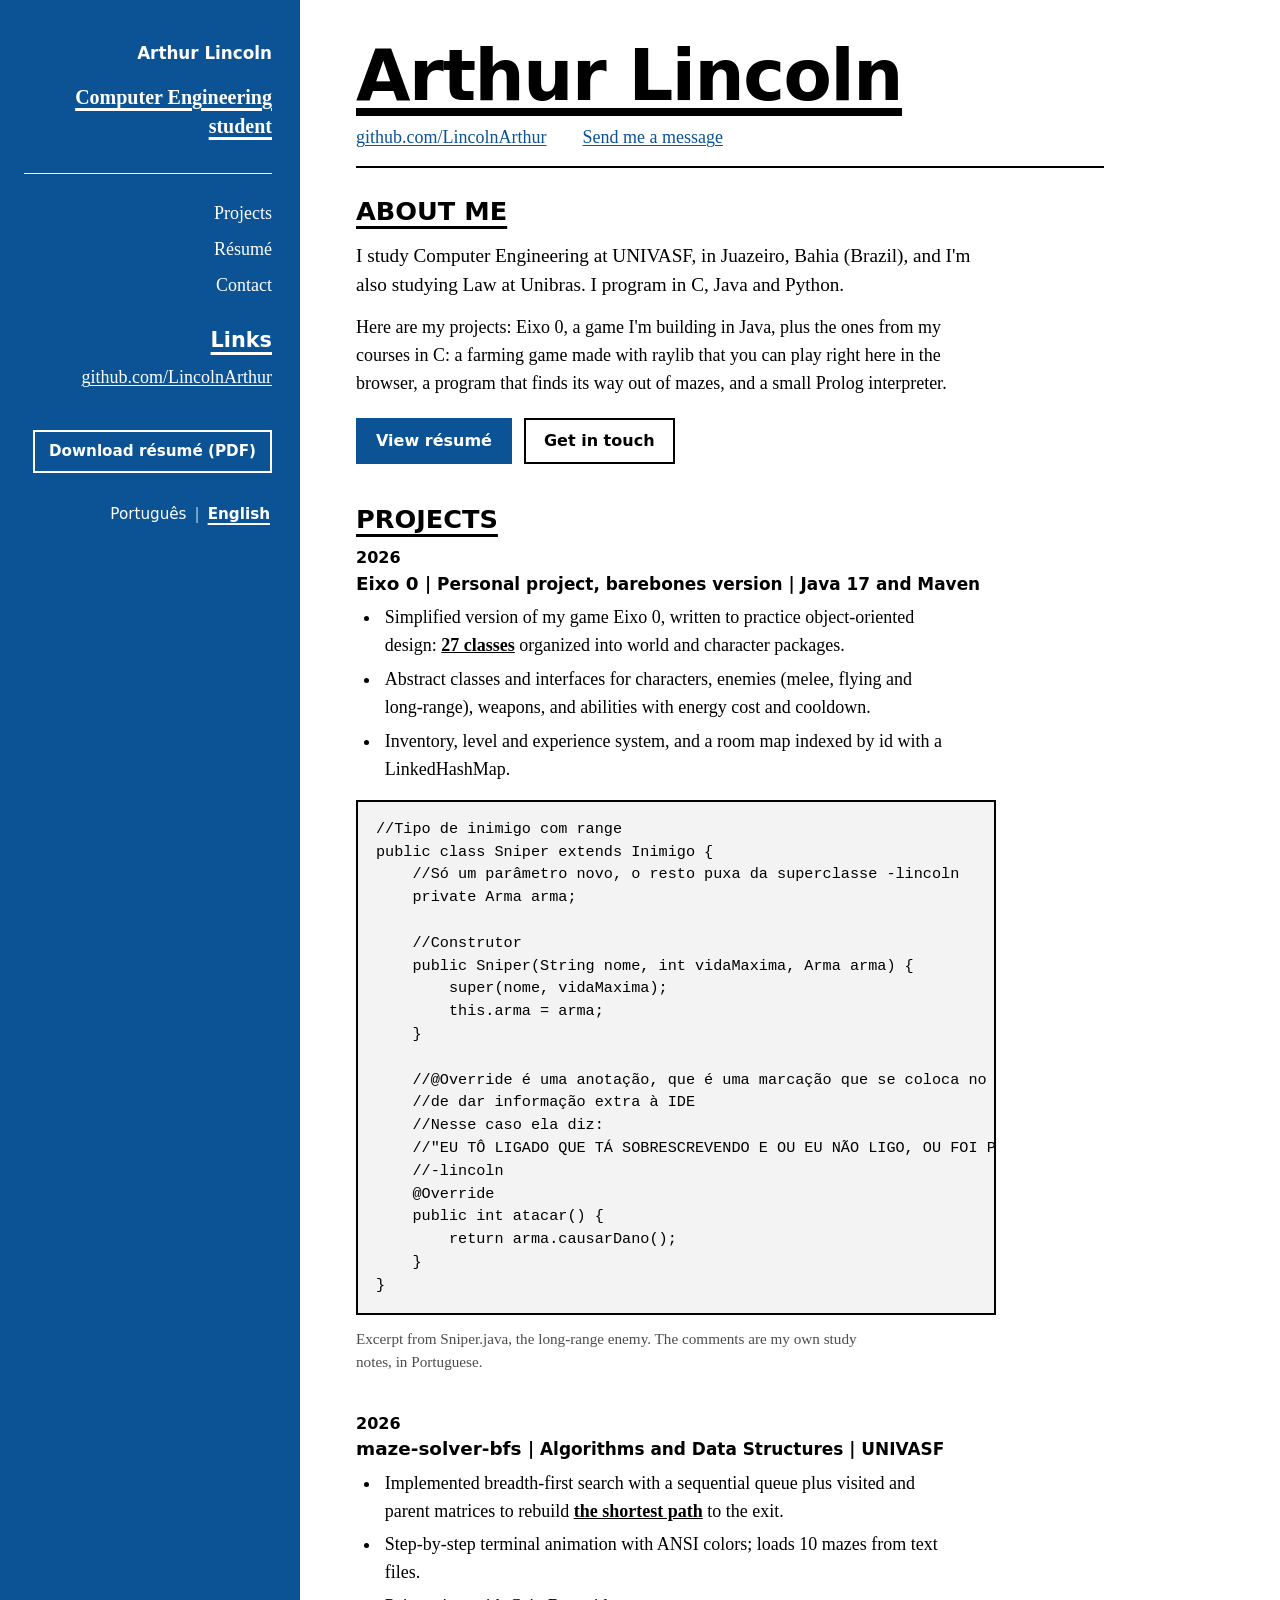
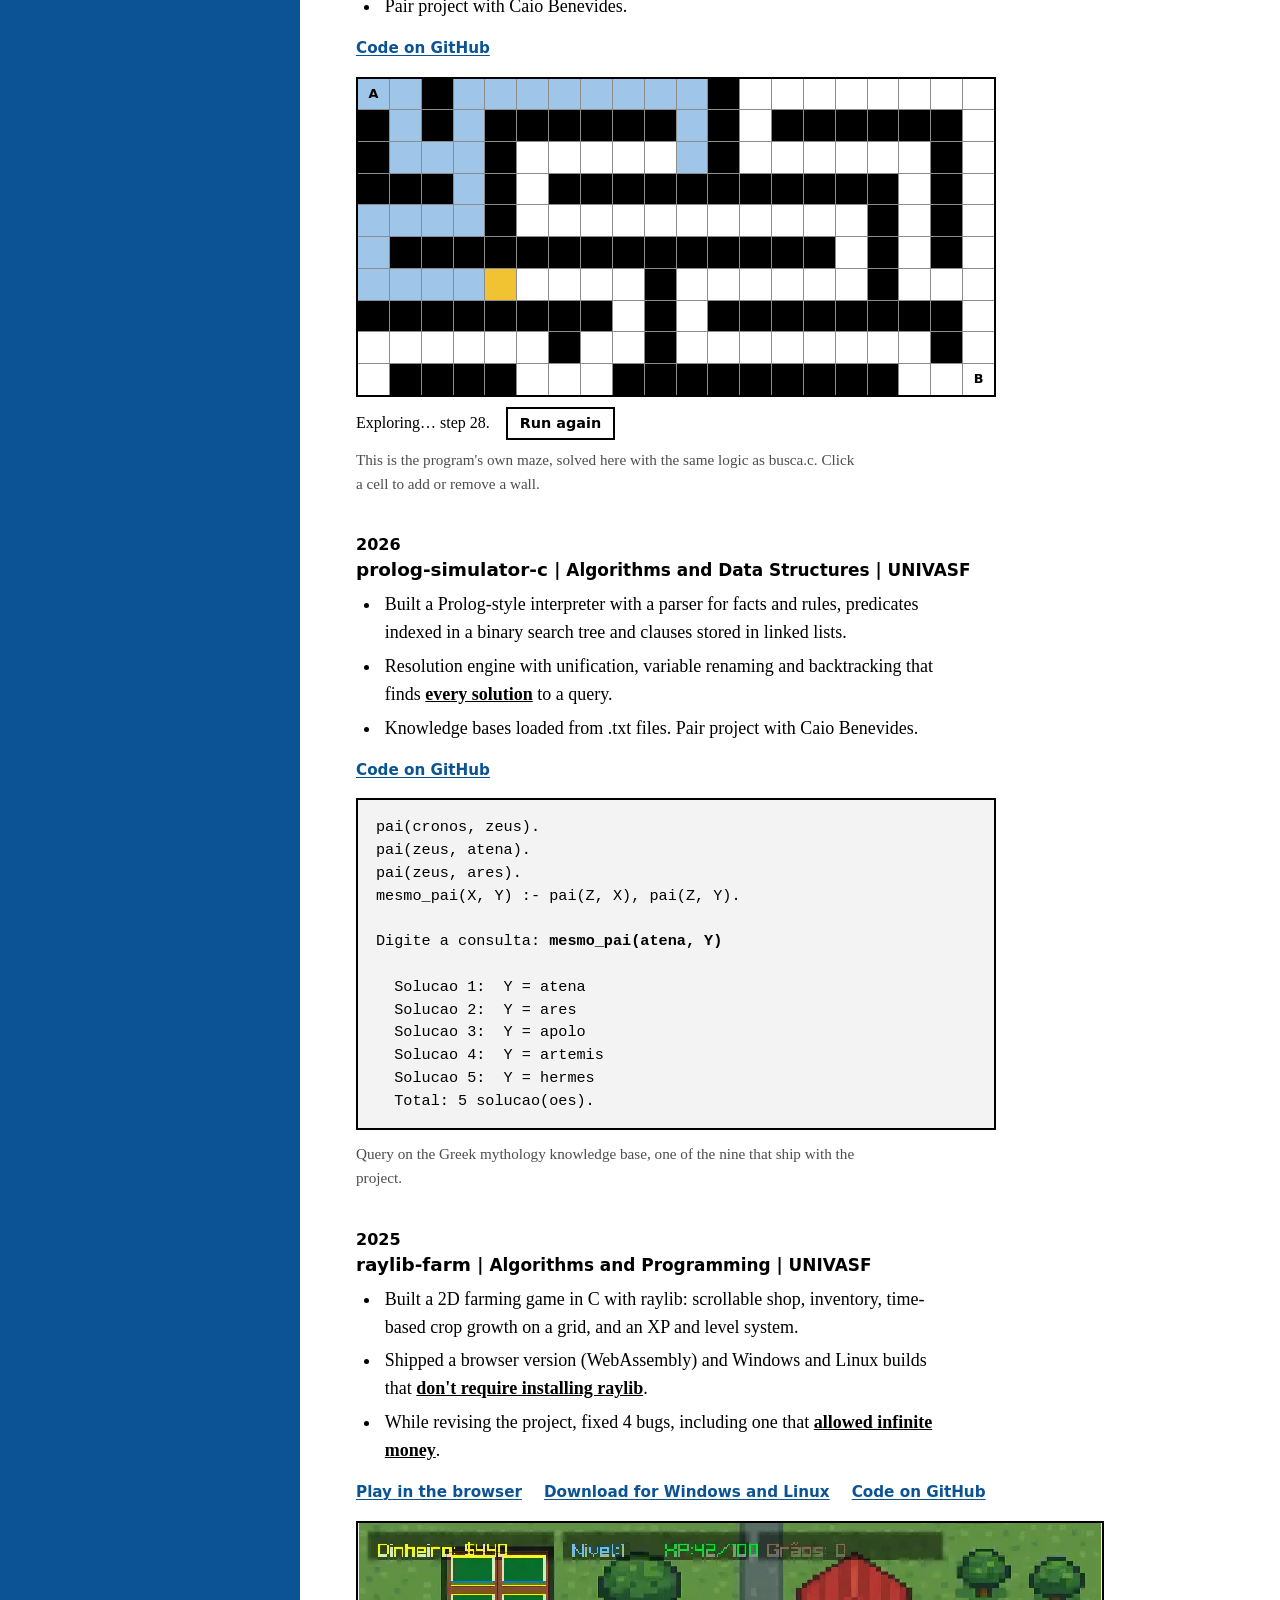
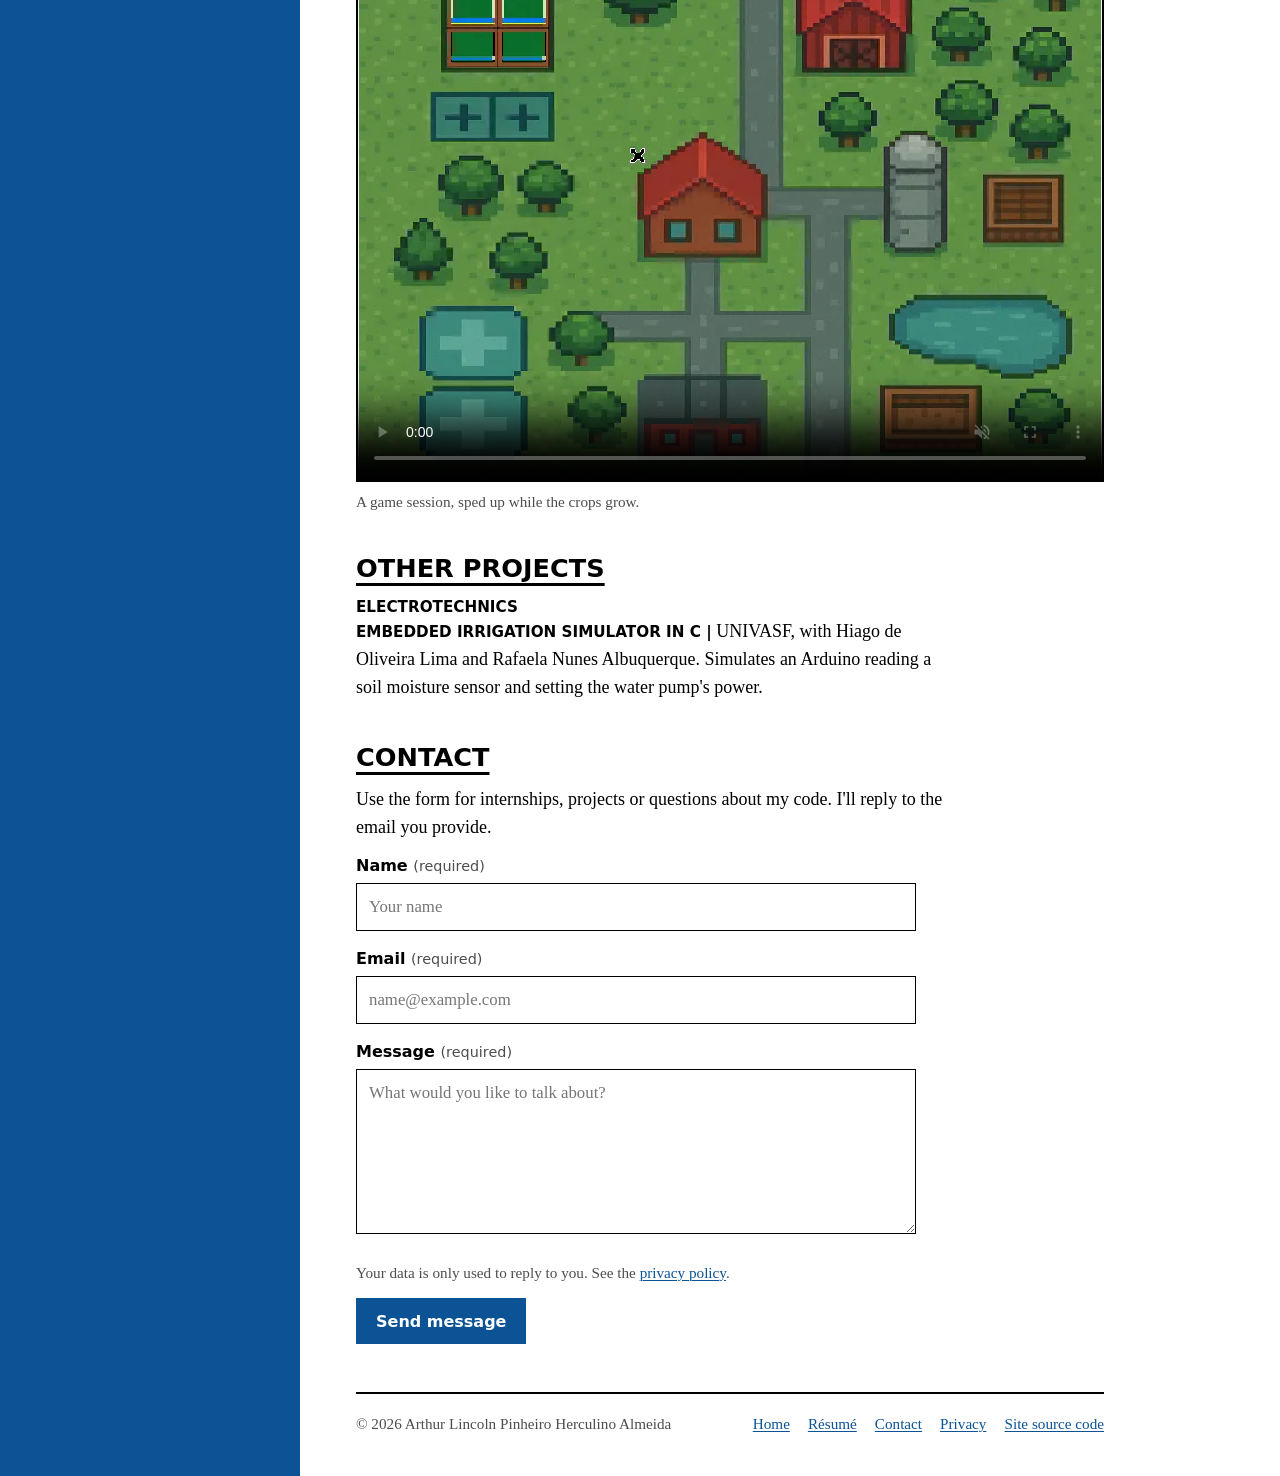
<file: index.html>
<!doctype html>
<html lang="pt-BR">
<head>
  <meta charset="utf-8">
  <meta name="viewport" content="width=device-width, initial-scale=1">
  <title>Arthur Lincoln | Estudante de Engenharia de Computação</title>
  <meta name="description" content="Estudante de Engenharia de Computação na UNIVASF. Programo em C, Java e Python: jogo com raylib no navegador, labirinto com BFS, Prolog e um jogo em Java.">
  <meta name="robots" content="index, follow">
  <link rel="canonical" href="https://arthurlincoln.netlify.app/">
  <meta name="author" content="Arthur Lincoln Pinheiro Herculino Almeida">
  <meta name="theme-color" content="#0B5394">
  <meta property="og:type" content="website">
  <meta property="og:site_name" content="Arthur Lincoln">
  <meta property="og:locale" content="pt_BR">
  <meta property="og:locale:alternate" content="en_US">
  <meta property="og:url" content="https://arthurlincoln.netlify.app/">
  <meta property="og:title" content="Arthur Lincoln | Estudante de Engenharia de Computação">
  <meta property="og:description" content="Estudante de Engenharia de Computação na UNIVASF. Programo em C, Java e Python: jogo com raylib no navegador, labirinto com BFS, Prolog e um jogo em Java.">
  <meta property="og:image" content="https://arthurlincoln.netlify.app/assets/og.png">
  <meta property="og:image:width" content="1200">
  <meta property="og:image:height" content="630">
  <meta property="og:image:alt" content="Arthur Lincoln, estudante de Engenharia de Computação na UNIVASF.">
  <meta name="twitter:card" content="summary_large_image">
  <meta name="twitter:title" content="Arthur Lincoln | Estudante de Engenharia de Computação">
  <meta name="twitter:description" content="Estudante de Engenharia de Computação na UNIVASF. Programo em C, Java e Python: jogo com raylib no navegador, labirinto com BFS, Prolog e um jogo em Java.">
  <meta name="twitter:image" content="https://arthurlincoln.netlify.app/assets/og.png">
  <link rel="icon" href="/favicon.ico" sizes="32x32">
  <link rel="icon" href="/assets/favicon.svg" type="image/svg+xml">
  <link rel="apple-touch-icon" href="/assets/apple-touch-icon.png">
  <link rel="manifest" href="/site.webmanifest">
  <link rel="stylesheet" href="/assets/site.css">
  <!-- Quem usa inglês não vê o texto em português piscando antes da troca -->
  <style>.i18n-pending body{visibility:hidden}</style>
  <script>(function(){var l;try{l=localStorage.getItem("lang")}catch(e){}if(l!=="pt"&&l!=="en")l=(navigator.language||"pt").toLowerCase().indexOf("pt")===0?"pt":"en";if(l==="en"){var d=document.documentElement;d.className+=" i18n-pending";setTimeout(function(){d.classList.remove("i18n-pending")},2500)}})();</script>
  <!-- Estatísticas de visitas (GoatCounter): sem cookies e sem dados pessoais -->
  <script data-goatcounter="https://arthurlincoln.goatcounter.com/count" async src="https://gc.zgo.at/count.js"></script>
</head>
<body>
  <a class="skip" href="#conteudo" data-i18n="skip">Pular para o conteúdo</a>
  <div class="layout">
    <aside class="side">
      <div class="side-inner">
        <a class="side-name" href="/" aria-label="Arthur Lincoln, página inicial" data-i18n-attr="aria-label:logoLabel">Arthur Lincoln</a>
        <p class="side-role" data-i18n="sideRole">Estudante de Engenharia de Computação</p>
        <hr>
        <nav aria-label="Principal" data-i18n-attr="aria-label:navLabel">
          <ul class="nav">
            <li><a href="/#projetos" data-i18n="navProjects">Projetos</a></li>
            <li><a href="/curriculo/" data-i18n="navResume">Currículo</a></li>
            <li><a href="/#contato" data-i18n="navContact">Contato</a></li>
          </ul>
        </nav>
        <h2 class="side-h" data-i18n="sideLinks">Links</h2>
        <ul class="contacts" data-links="full"></ul>
        <a class="side-cta" href="/assets/cv/arthur-lincoln-curriculo.pdf" download data-i18n="sideCta" data-i18n-attr="href:pdfHref">Baixar currículo (PDF)</a>
        <div class="lang" role="group" aria-label="Idioma / Language"><button type="button" data-lang="pt" aria-pressed="true" lang="pt-BR">Português</button><span aria-hidden="true">|</span><button type="button" data-lang="en" aria-pressed="false" lang="en">English</button></div>
      </div>
    </aside>
    <div class="sheet">
      <main id="conteudo">
        <header class="doc-head">
          <h1 class="name">Arthur Lincoln</h1>
          <ul class="contact-line">
            <li><a href="https://github.com/LincolnArthur">github.com/LincolnArthur</a></li>
            <li><a href="#contato" data-i18n="sendMsg">Mandar uma mensagem</a></li>
          </ul>
        </header>

        <section aria-labelledby="sobre">
          <h2 id="sobre" data-i18n="hAbout">SOBRE MIM</h2>
          <p class="intro" data-i18n="intro1">Estudo Engenharia de Computação na UNIVASF, em Juazeiro (BA), e também curso Direito na Unibras. Programo em C, Java e Python.</p>
          <p data-i18n="intro2">Aqui estão meus projetos: o Eixo 0, um jogo que estou fazendo em Java, e os das disciplinas do curso, em C: um jogo de fazenda feito com raylib, que dá para jogar aqui mesmo no navegador, um programa que encontra a saída de labirintos e um pequeno interpretador de Prolog.</p>
          <div class="cta-row" data-hide-sticky>
            <a class="btn btn-primary" href="/curriculo/" data-i18n="ctaResume">Ver currículo</a>
            <a class="btn" href="#contato" data-i18n="ctaContact">Entrar em contato</a>
          </div>
        </section>

        <section id="projetos" aria-labelledby="projetos-h">
          <h2 id="projetos-h" data-i18n="hProjects">PROJETOS</h2>

          <article class="entry">
            <p class="entry-date">2026</p>
            <h3 class="entry-title">Eixo 0 <span class="where">| <span data-i18n="eCourse">Projeto pessoal, versão barebones | Java 17 e Maven</span></span></h3>
            <ul class="bullets">
            <li data-i18n="e1">Versão simplificada do meu jogo Eixo 0, escrita para praticar orientação a objetos: <strong>27 classes</strong> organizadas em pacotes de mundo e personagens.</li>
            <li data-i18n="e2">Classes abstratas e interfaces para personagens, inimigos (corpo a corpo, voador e de longo alcance), armas e habilidades com custo de energia e tempo de recarga.</li>
            <li data-i18n="e3">Inventário, sistema de nível e experiência, e mapa de salas indexado por id com LinkedHashMap.</li>
            </ul>
            <figure>
<pre class="transcript" tabindex="0" aria-label="Trecho de Sniper.java" data-i18n-attr="aria-label:eCodeLabel">//Tipo de inimigo com range
public class Sniper extends Inimigo {
    //Só um parâmetro novo, o resto puxa da superclasse -lincoln
    private Arma arma;

    //Construtor
    public Sniper(String nome, int vidaMaxima, Arma arma) {
        super(nome, vidaMaxima);
        this.arma = arma;
    }

    //@Override é uma anotação, que é uma marcação que se coloca no código afim
    //de dar informação extra à IDE
    //Nesse caso ela diz:
    //"EU TÔ LIGADO QUE TÁ SOBRESCREVENDO E OU EU NÃO LIGO, OU FOI PQ EU QUIS"
    //-lincoln
    @Override
    public int atacar() {
        return arma.causarDano();
    }
}</pre>
              <figcaption data-i18n="eCap">Trecho de Sniper.java, o inimigo de longo alcance. Os comentários são as minhas anotações de estudo.</figcaption>
            </figure>
          </article>

          <article class="entry">
            <p class="entry-date">2026</p>
            <h3 class="entry-title">maze-solver-bfs <span class="where">| <span data-i18n="c2">Algoritmos e Estruturas de Dados</span> | UNIVASF</span></h3>
            <ul class="bullets">
            <li data-i18n="m1">Implementei busca em largura com fila sequencial e matrizes de visitados e de pais para reconstruir <strong>o menor caminho</strong> até a saída.</li>
            <li data-i18n="m2">Animação passo a passo no terminal com cores ANSI e leitura de 10 labirintos a partir de arquivos de texto.</li>
            <li data-i18n="m3">Projeto em dupla com Caio Benevides.</li>
            </ul>
            <ul class="entry-links">
              <li><a href="https://github.com/LincolnArthur/maze-solver-bfs" data-i18n="code">Código no GitHub</a></li>
            </ul>
            <figure>
              <div class="board" id="board" role="img" aria-label="O labirinto do projeto sendo resolvido por busca em largura, de A até B." data-i18n-attr="aria-label:mazeLabel"></div>
              <div class="maze-bar">
                <p class="status" id="status" aria-live="polite"></p>
                <button class="btn btn-small" type="button" id="rerun" data-i18n="rerun">Rodar de novo</button>
              </div>
              <figcaption data-i18n="mazeCap">Este é o próprio labirinto do programa, resolvido aqui com a mesma lógica do busca.c. Clique numa célula para pôr ou tirar uma parede.</figcaption>
            </figure>
          </article>

          <article class="entry">
            <p class="entry-date">2026</p>
            <h3 class="entry-title">prolog-simulator-c <span class="where">| <span data-i18n="c2">Algoritmos e Estruturas de Dados</span> | UNIVASF</span></h3>
            <ul class="bullets">
            <li data-i18n="p1">Construí um interpretador no estilo Prolog com parser de fatos e regras, predicados indexados em árvore binária de busca e cláusulas em listas encadeadas.</li>
            <li data-i18n="p2">Motor de resolução com unificação, renomeação de variáveis e backtracking, que encontra <strong>todas as soluções</strong> de uma consulta.</li>
            <li data-i18n="p3">Bancos de conhecimento carregados de arquivos .txt. Projeto em dupla com Caio Benevides.</li>
            </ul>
            <ul class="entry-links">
              <li><a href="https://github.com/LincolnArthur/prolog-simulator-c" data-i18n="code">Código no GitHub</a></li>
            </ul>
            <figure>
<pre class="transcript" tabindex="0" aria-label="Sessão do simulador de Prolog" data-i18n-attr="aria-label:prologLabel">pai(cronos, zeus).
pai(zeus, atena).
pai(zeus, ares).
mesmo_pai(X, Y) :- pai(Z, X), pai(Z, Y).

Digite a consulta: <b>mesmo_pai(atena, Y)</b>

  Solucao 1:  Y = atena
  Solucao 2:  Y = ares
  Solucao 3:  Y = apolo
  Solucao 4:  Y = artemis
  Solucao 5:  Y = hermes
  Total: 5 solucao(oes).</pre>
              <figcaption data-i18n="prologCap">Consulta no banco de mitologia grega, um dos nove que acompanham o projeto.</figcaption>
            </figure>
          </article>

          <article class="entry">
            <p class="entry-date">2025</p>
            <h3 class="entry-title">raylib-farm <span class="where">| <span data-i18n="c1">Algoritmos e Programação</span> | UNIVASF</span></h3>
            <ul class="bullets">
            <li data-i18n="f1">Desenvolvi um jogo de fazenda 2D em C com raylib: loja com rolagem, inventário, plantação em grid com crescimento por tempo e sistema de XP e níveis.</li>
            <li data-i18n="f2">Publiquei uma versão que roda no navegador (WebAssembly) e executáveis para Windows e Linux que <strong>não exigem instalar a raylib</strong>.</li>
            <li data-i18n="f3">Na revisão do projeto, corrigi 4 bugs, entre eles uma falha que permitia <strong>gerar dinheiro infinito</strong>.</li>
            </ul>
            <ul class="entry-links">
              <li><a href="https://lincolnarthur.github.io/raylib-farm/" data-i18n="play">Jogar no navegador</a></li>
              <li><a href="https://github.com/LincolnArthur/raylib-farm/releases/latest" data-i18n="download">Baixar para Windows e Linux</a></li>
              <li><a href="https://github.com/LincolnArthur/raylib-farm" data-i18n="code">Código no GitHub</a></li>
            </ul>
            <figure>
              <video id="farm-video" class="media" muted loop playsinline preload="none" width="640" height="480" data-poster="/assets/raylib-farm-poster.webp" aria-label="Partida do raylib-farm: comprando grãos, plantando nos seis canteiros, colhendo e abrindo o celeiro." data-i18n-attr="aria-label:farmVideo">
                <source src="/assets/raylib-farm.mp4" type="video/mp4">
              </video>
              <figcaption data-i18n="farmCap">Uma partida, acelerada na parte em que as plantas crescem.</figcaption>
            </figure>
          </article>

          <h2 data-i18n="hOther">OUTROS PROJETOS</h2>
          <p class="other-label" data-i18n="oLabel">ELETROTÉCNICA</p>
          <p class="other"><b class="other-title" data-i18n="oTitle">SIMULADOR DE IRRIGAÇÃO EMBARCADA EM C |</b> <span data-i18n="oWhere">UNIVASF, com Hiago de Oliveira Lima e Rafaela Nunes Albuquerque. Simula um Arduino que lê um sensor de umidade do solo e regula a potência da bomba d'água.</span></p>
        </section>

        <section id="contato" aria-labelledby="contato-h" data-hide-sticky>
          <h2 id="contato-h" data-i18n="hContact">CONTATO</h2>
          <p data-i18n="contactText">Use o formulário para falar de estágio, projetos ou dúvidas sobre o meu código. Eu respondo no e-mail que você informar.</p>
          <form id="form-contato" name="contato" method="POST" action="/obrigado/" data-netlify="true" netlify-honeypot="bot-field" novalidate>
            <input type="hidden" name="form-name" value="contato">
            <p class="hp"><label><span data-i18n="hpLabel">Não preencha se você é uma pessoa:</span> <input name="bot-field" tabindex="-1" autocomplete="off"></label></p>
            <div id="form-msg" class="form-msg" role="status" aria-live="polite"></div>
            <div class="field">
              <label for="nome-campo"><span data-i18n="fName">Nome</span> <span class="req" data-i18n="req">(obrigatório)</span></label>
              <input id="nome-campo" name="nome" type="text" autocomplete="name" required placeholder="Seu nome" data-i18n-attr="placeholder:phName" aria-describedby="nome-erro">
              <p class="field-error" id="nome-erro"></p>
            </div>
            <div class="field">
              <label for="email-campo"><span data-i18n="fEmail">E-mail</span> <span class="req" data-i18n="req">(obrigatório)</span></label>
              <input id="email-campo" name="email" type="email" autocomplete="email" inputmode="email" required placeholder="nome@exemplo.com" data-i18n-attr="placeholder:phEmail" aria-describedby="email-erro">
              <p class="field-error" id="email-erro"></p>
            </div>
            <div class="field">
              <label for="mensagem-campo"><span data-i18n="fMsg">Mensagem</span> <span class="req" data-i18n="req">(obrigatório)</span></label>
              <textarea id="mensagem-campo" name="mensagem" rows="6" required placeholder="Sobre o que você quer conversar?" data-i18n-attr="placeholder:phMsg" aria-describedby="mensagem-erro"></textarea>
              <p class="field-error" id="mensagem-erro"></p>
            </div>
            <p class="consent" data-i18n="consent">Seus dados são usados só para responder a você. Veja a <a href="/privacidade/">política de privacidade</a>.</p>
            <button class="btn btn-primary" type="submit" data-i18n="send">Enviar mensagem</button>
          </form>
        </section>
      </main>
      <footer class="site-footer" data-hide-sticky>
        <p>© <span class="year">2026</span> Arthur Lincoln Pinheiro Herculino Almeida</p>
        <nav aria-label="Rodapé" data-i18n-attr="aria-label:footLabel">
          <ul class="foot-nav">
            <li><a href="/" data-i18n="footHome">Início</a></li>
            <li><a href="/curriculo/" data-i18n="footResume">Currículo</a></li>
            <li><a href="/#contato" data-i18n="footContact">Contato</a></li>
            <li><a href="/privacidade/" data-i18n="footPrivacy">Privacidade</a></li>
            <li><a href="https://github.com/LincolnArthur/portfolio" data-i18n="footSource">Código do site</a></li>
          </ul>
        </nav>
      </footer>
    </div>
  </div>

  <div class="sticky-cta" aria-label="Atalhos">
    <a href="/curriculo/" data-i18n="stickyResume">Currículo</a>
    <a class="solid" href="#contato" data-i18n="stickyContact">Fale comigo</a>
  </div>
  <script>window.PAGE_EN = {
    "logoLabel": "Arthur Lincoln, home page",
    "navLabel": "Main",
    "footLabel": "Footer",
    "pdfHref": "/assets/cv/arthur-lincoln-resume.pdf",
    "metaTitle": "Arthur Lincoln | Computer Engineering student",
    "metaDesc": "Computer Engineering student at UNIVASF (Brazil). I program in C, Java and Python: a raylib browser game, a BFS maze solver, Prolog and a Java game.",
    "skip": "Skip to content",
    "sendMsg": "Send me a message",
    "hAbout": "ABOUT ME",
    "intro1": "I study Computer Engineering at UNIVASF, in Juazeiro, Bahia (Brazil), and I'm also studying Law at Unibras. I program in C, Java and Python.",
    "intro2": "Here are my projects: Eixo 0, a game I'm building in Java, plus the ones from my courses in C: a farming game made with raylib that you can play right here in the browser, a program that finds its way out of mazes, and a small Prolog interpreter.",
    "ctaResume": "View résumé",
    "ctaContact": "Get in touch",
    "hProjects": "PROJECTS",
    "c1": "Algorithms and Programming",
    "c2": "Algorithms and Data Structures",
    "f1": "Built a 2D farming game in C with raylib: scrollable shop, inventory, time-based crop growth on a grid, and an XP and level system.",
    "f2": "Shipped a browser version (WebAssembly) and Windows and Linux builds that <strong>don't require installing raylib</strong>.",
    "f3": "While revising the project, fixed 4 bugs, including one that <strong>allowed infinite money</strong>.",
    "farmVideo": "raylib-farm gameplay: buying grain, planting the six plots, harvesting and opening the barn.",
    "farmCap": "A game session, sped up while the crops grow.",
    "play": "Play in the browser",
    "code": "Code on GitHub",
    "download": "Download for Windows and Linux",
    "m1": "Implemented breadth-first search with a sequential queue plus visited and parent matrices to rebuild <strong>the shortest path</strong> to the exit.",
    "m2": "Step-by-step terminal animation with ANSI colors; loads 10 mazes from text files.",
    "m3": "Pair project with Caio Benevides.",
    "mazeLabel": "The maze from the project being solved by breadth-first search, from A to B.",
    "rerun": "Run again",
    "mazeCap": "This is the program's own maze, solved here with the same logic as busca.c. Click a cell to add or remove a wall.",
    "p1": "Built a Prolog-style interpreter with a parser for facts and rules, predicates indexed in a binary search tree and clauses stored in linked lists.",
    "p2": "Resolution engine with unification, variable renaming and backtracking that finds <strong>every solution</strong> to a query.",
    "p3": "Knowledge bases loaded from .txt files. Pair project with Caio Benevides.",
    "prologLabel": "Session of the Prolog simulator",
    "prologCap": "Query on the Greek mythology knowledge base, one of the nine that ship with the project.",
    "hOther": "OTHER PROJECTS",
    "oLabel": "ELECTROTECHNICS",
    "oTitle": "EMBEDDED IRRIGATION SIMULATOR IN C |",
    "oWhere": "UNIVASF, with Hiago de Oliveira Lima and Rafaela Nunes Albuquerque. Simulates an Arduino reading a soil moisture sensor and setting the water pump's power.",
    "eCourse": "Personal project, barebones version | Java 17 and Maven",
    "e1": "Simplified version of my game Eixo 0, written to practice object-oriented design: <strong>27 classes</strong> organized into world and character packages.",
    "e2": "Abstract classes and interfaces for characters, enemies (melee, flying and long-range), weapons, and abilities with energy cost and cooldown.",
    "e3": "Inventory, level and experience system, and a room map indexed by id with a LinkedHashMap.",
    "eCodeLabel": "Excerpt from Sniper.java",
    "eCap": "Excerpt from Sniper.java, the long-range enemy. The comments are my own study notes, in Portuguese.",
    "hContact": "CONTACT",
    "contactText": "Use the form for internships, projects or questions about my code. I'll reply to the email you provide.",
    "fName": "Name",
    "fEmail": "Email",
    "fMsg": "Message",
    "req": "(required)",
    "phName": "Your name",
    "phEmail": "name@example.com",
    "phMsg": "What would you like to talk about?",
    "consent": "Your data is only used to reply to you. See the <a href=\"/privacidade/\">privacy policy</a>.",
    "send": "Send message",
    "hpLabel": "Leave this blank if you're a person:"
  };</script>
  <script src="/assets/site.js"></script>

  <script>
    // Labirinto do Projeto 1 (lab_original do main.c), resolvido por BFS
    (() => {
      const MSG = {
        pt: { stepping: n => `Explorando… passo ${n}.`, found: (n, len) => `Saída encontrada em ${n} passos, por um caminho de ${len} células.`, none: "FALHA: caminho inexistente. Tire uma parede para liberar a passagem." },
        en: { stepping: n => `Exploring… step ${n}.`, found: (n, len) => `Exit found in ${n} steps, along a path of ${len} cells.`, none: "FAILED: no path exists. Remove a wall to open the way." }
      };
      const LAB = [
        [0,0,1,0,0,0,0,0,0,0,0,1,0,0,0,0,0,0,0,0],
        [1,0,1,0,1,1,1,1,1,1,0,1,0,1,1,1,1,1,1,0],
        [1,0,0,0,1,0,0,0,0,0,0,1,0,0,0,0,0,0,1,0],
        [1,1,1,0,1,0,1,1,1,1,1,1,1,1,1,1,1,0,1,0],
        [0,0,0,0,1,0,0,0,0,0,0,0,0,0,0,0,1,0,1,0],
        [0,1,1,1,1,1,1,1,1,1,1,1,1,1,1,0,1,0,1,0],
        [0,0,0,0,0,0,0,0,0,1,0,0,0,0,0,0,1,0,0,0],
        [1,1,1,1,1,1,1,1,0,1,0,1,1,1,1,1,1,1,1,0],
        [0,0,0,0,0,0,1,0,0,1,0,0,0,0,0,0,0,0,1,0],
        [0,1,1,1,1,0,0,0,1,1,1,1,1,1,1,1,1,0,0,0]
      ];
      const ROWS = LAB.length, COLS = LAB[0].length;
      const board = document.getElementById("board");
      const statusEl = document.getElementById("status");
      const reduce = window.matchMedia("(prefers-reduced-motion: reduce)").matches;
      const walls = LAB.map(r => r.slice());
      const cells = [];
      let state = { kind: "idle" }, runId = 0, started = false;

      for (let r = 0; r < ROWS; r++) for (let c = 0; c < COLS; c++) {
        const d = document.createElement("div");
        d.className = "cell" + (r === 0 && c === 0 ? " start" : "") + (r === ROWS - 1 && c === COLS - 1 ? " end" : "");
        d.addEventListener("click", () => toggle(r, c));
        board.appendChild(d); cells.push(d);
      }
      const at = (r, c) => cells[r * COLS + c];
      function paint() {
        for (let r = 0; r < ROWS; r++) for (let c = 0; c < COLS; c++) {
          const el = at(r, c);
          el.classList.remove("visited", "head", "path");
          el.classList.toggle("wall", walls[r][c] === 1);
        }
      }
      function bfs() {
        // mesma ideia do busca.c: fila, visitados e pais para refazer o caminho
        const order = [], pai = {}, seen = new Set(["0,0"]), fila = [[0, 0]];
        const dx = [-1, 1, 0, 0], dy = [0, 0, -1, 1];
        let achou = false;
        while (fila.length) {
          const [x, y] = fila.shift();
          if (x === ROWS - 1 && y === COLS - 1) { achou = true; break; }
          order.push([x, y]);
          for (let i = 0; i < 4; i++) {
            const nx = x + dx[i], ny = y + dy[i], k = nx + "," + ny;
            if (nx >= 0 && nx < ROWS && ny >= 0 && ny < COLS && !walls[nx][ny] && !seen.has(k)) { seen.add(k); pai[k] = [x, y]; fila.push([nx, ny]); }
          }
        }
        const path = [];
        if (achou) { let p = [ROWS - 1, COLS - 1]; while (p) { path.push(p); p = pai[p[0] + "," + p[1]]; } }
        return { order, path, achou };
      }
      function status() {
        const m = MSG[SITE.lang];
        statusEl.textContent = state.kind === "running" ? m.stepping(state.step)
          : state.kind === "found" ? m.found(state.step, state.len)
          : state.kind === "none" ? m.none : "";
      }
      const sleep = ms => new Promise(r => setTimeout(r, ms));
      async function run() {
        const id = ++runId;
        paint();
        const { order, path, achou } = bfs();
        if (reduce) {
          order.forEach(([x, y]) => at(x, y).classList.add("visited"));
          path.forEach(([x, y]) => at(x, y).classList.add("path"));
        } else {
          let prev = null;
          for (let i = 0; i < order.length; i++) {
            if (id !== runId) return;
            if (prev) { prev.classList.remove("head"); prev.classList.add("visited"); }
            prev = at(...order[i]); prev.classList.add("head");
            state = { kind: "running", step: i + 1 }; status();
            await sleep(30);
          }
          if (prev) { prev.classList.remove("head"); prev.classList.add("visited"); }
          for (const p of path) { if (id !== runId) return; at(...p).classList.add("path"); await sleep(30); }
        }
        state = achou ? { kind: "found", step: order.length, len: path.length } : { kind: "none" };
        status();
      }
      function toggle(r, c) {
        if ((r === 0 && c === 0) || (r === ROWS - 1 && c === COLS - 1)) return;
        walls[r][c] = walls[r][c] ? 0 : 1;
        run();
      }
      document.getElementById("rerun").addEventListener("click", run);
      document.addEventListener("langchange", status);
      paint();
      // a busca começa quando o labirinto aparece na tela
      if ("IntersectionObserver" in window) {
        new IntersectionObserver((es, o) => { if (!started && es.some(e => e.isIntersecting)) { started = true; o.disconnect(); run(); } }, { threshold: 0.4 }).observe(board);
      } else run();

      // vídeo do raylib-farm: capa e vídeo só carregam perto de aparecer
      const v = document.getElementById("farm-video");
      if (v) {
        const setPoster = () => { if (!v.poster) v.poster = v.dataset.poster; };
        if (!("IntersectionObserver" in window)) { setPoster(); v.controls = true; return; }
        new IntersectionObserver((es, o) => { if (es.some(e => e.isIntersecting)) { setPoster(); o.disconnect(); } }, { rootMargin: "400px" }).observe(v);
        if (reduce) { v.controls = true; v.preload = "metadata"; }
        else new IntersectionObserver(es => es.forEach(e => {
          if (e.isIntersecting) { v.preload = "auto"; v.play().catch(() => { v.controls = true; }); } else v.pause();
        }), { threshold: 0.3 }).observe(v);
      }
    })();
  </script>
</body>
</html>
</file>
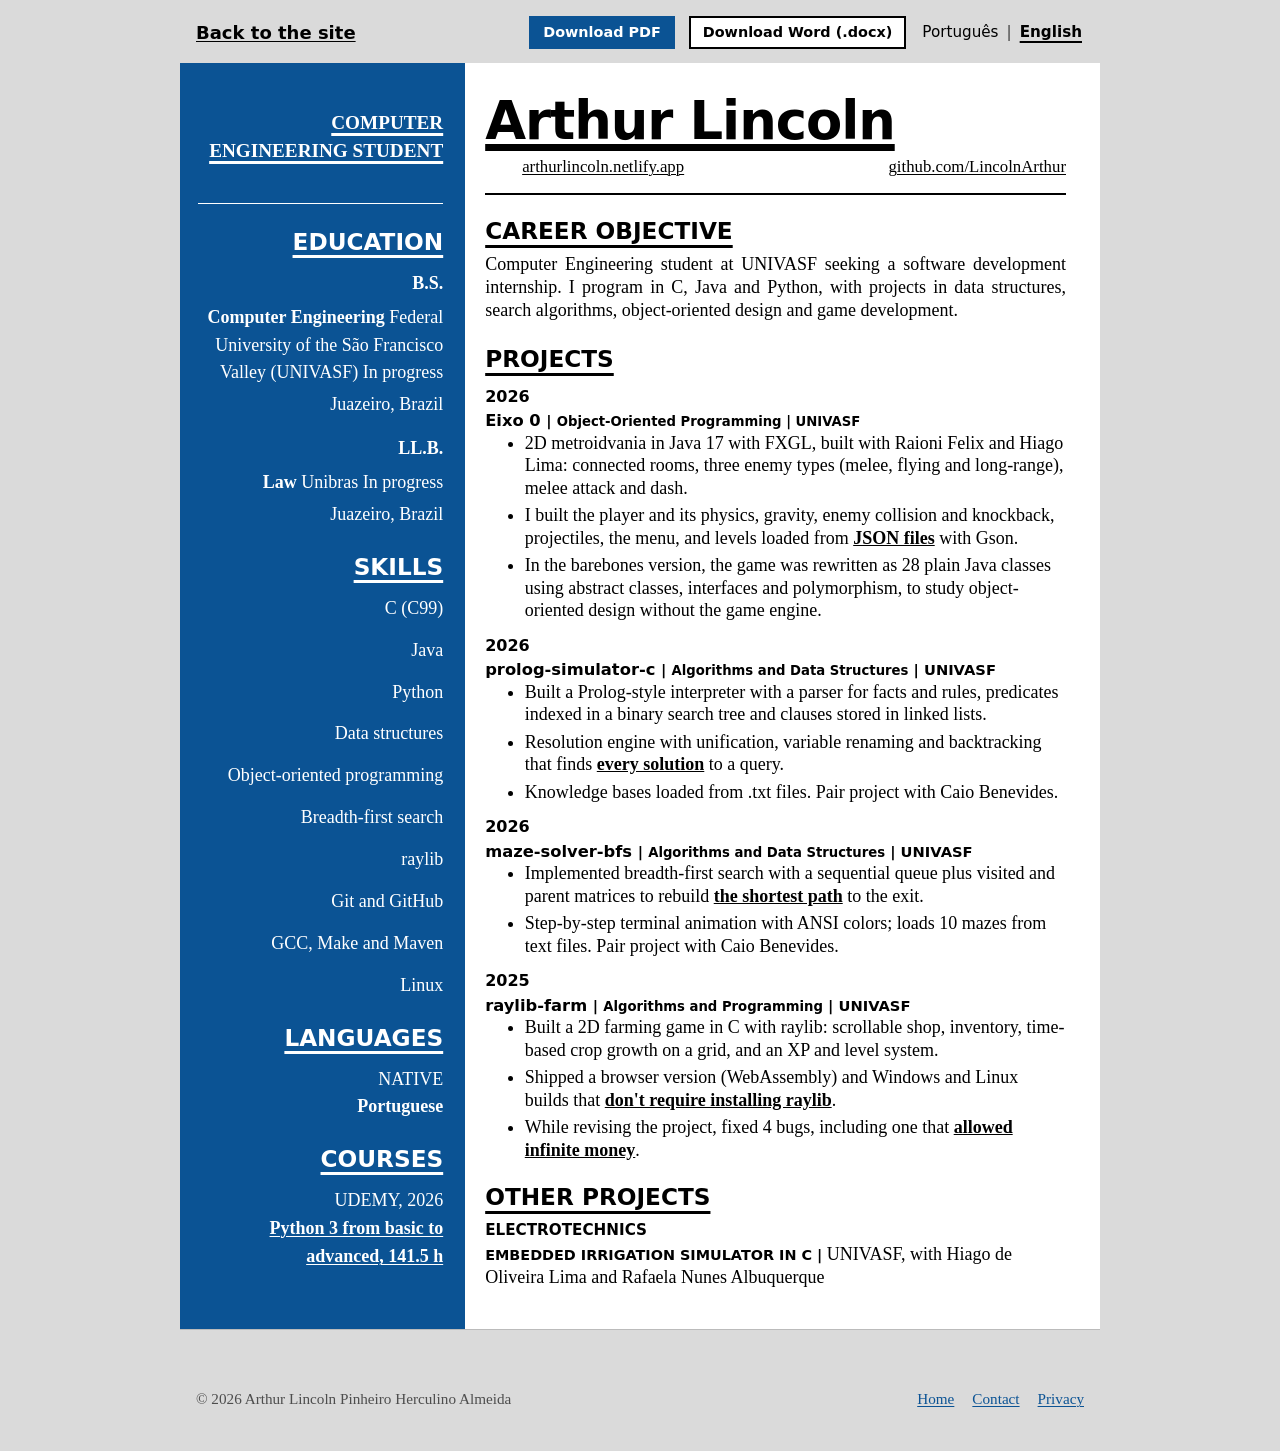
<file: curriculo/index.html>
<!doctype html>
<html lang="pt-BR">
<head>
  <meta charset="utf-8">
  <meta name="viewport" content="width=device-width, initial-scale=1">
  <title>Currículo | Arthur Lincoln</title>
  <meta name="description" content="Currículo de Arthur Lincoln, estudante de Engenharia de Computação na UNIVASF: formação, projetos em C e habilidades. Baixe em PDF ou Word.">
  <meta name="robots" content="index, follow">
  <link rel="canonical" href="https://arthurlincoln.netlify.app/curriculo/">
  <meta name="author" content="Arthur Lincoln Pinheiro Herculino Almeida">
  <meta name="theme-color" content="#0B5394">
  <meta property="og:type" content="website">
  <meta property="og:site_name" content="Arthur Lincoln">
  <meta property="og:locale" content="pt_BR">
  <meta property="og:locale:alternate" content="en_US">
  <meta property="og:url" content="https://arthurlincoln.netlify.app/curriculo/">
  <meta property="og:title" content="Currículo | Arthur Lincoln">
  <meta property="og:description" content="Currículo de Arthur Lincoln, estudante de Engenharia de Computação na UNIVASF: formação, projetos em C e habilidades. Baixe em PDF ou Word.">
  <meta property="og:image" content="https://arthurlincoln.netlify.app/assets/og-curriculo.png">
  <meta property="og:image:width" content="1200">
  <meta property="og:image:height" content="630">
  <meta property="og:image:alt" content="Arthur Lincoln, estudante de Engenharia de Computação na UNIVASF.">
  <meta name="twitter:card" content="summary_large_image">
  <meta name="twitter:title" content="Currículo | Arthur Lincoln">
  <meta name="twitter:description" content="Currículo de Arthur Lincoln, estudante de Engenharia de Computação na UNIVASF: formação, projetos em C e habilidades. Baixe em PDF ou Word.">
  <meta name="twitter:image" content="https://arthurlincoln.netlify.app/assets/og-curriculo.png">
  <link rel="icon" href="/favicon.ico" sizes="32x32">
  <link rel="icon" href="/assets/favicon.svg" type="image/svg+xml">
  <link rel="apple-touch-icon" href="/assets/apple-touch-icon.png">
  <link rel="manifest" href="/site.webmanifest">
  <link rel="stylesheet" href="/assets/site.css">
  <!-- Quem usa inglês não vê o texto em português piscando antes da troca -->
  <style>.i18n-pending body{visibility:hidden}</style>
  <script>(function(){var l;try{l=localStorage.getItem("lang")}catch(e){}if(l!=="pt"&&l!=="en")l=(navigator.language||"pt").toLowerCase().indexOf("pt")===0?"pt":"en";if(l==="en"){var d=document.documentElement;d.className+=" i18n-pending";setTimeout(function(){d.classList.remove("i18n-pending")},2500)}})();</script>
  <!-- Estatísticas de visitas (GoatCounter): sem cookies e sem dados pessoais -->
  <script data-goatcounter="https://arthurlincoln.goatcounter.com/count" async src="https://gc.zgo.at/count.js"></script>
</head>
<body class="cv-page">
  <a class="skip" href="#conteudo" data-i18n="skip">Pular para o conteúdo</a>
  <div class="cv-toolbar">
    <a class="back" href="/" data-i18n="back">Voltar ao site</a>
    <a class="btn btn-primary btn-small" href="/assets/cv/arthur-lincoln-curriculo.pdf" download data-i18n="pdf" data-i18n-attr="href:pdfHref">Baixar PDF</a>
    <a class="btn btn-small" href="/assets/cv/arthur-lincoln-curriculo.docx" download data-i18n="docx" data-i18n-attr="href:docxHref">Baixar Word (.docx)</a>
    <div class="lang" role="group" aria-label="Idioma / Language"><button type="button" data-lang="pt" aria-pressed="true" lang="pt-BR">Português</button><span aria-hidden="true">|</span><button type="button" data-lang="en" aria-pressed="false" lang="en">English</button></div>
  </div>
  <main id="conteudo">
    <article class="cv-doc" aria-label="Currículo">
      <div class="cv-left">
        <p class="cv-role" data-i18n="role">ESTUDANTE DE ENGENHARIA DE COMPUTAÇÃO</p>
        <hr>
        <h2 data-i18n="hEdu">FORMAÇÃO</h2>
        <p class="deg" data-i18n="deg">BACHARELADO</p>
        <p><b data-i18n="course">Engenharia de Computação</b> <span data-i18n="school">Universidade Federal do Vale do São Francisco (UNIVASF)</span> <span data-i18n="when">Em andamento</span></p>
        <p data-i18n="where">Juazeiro, BA</p>
        <p class="deg" style="margin-top:16px" data-i18n="deg2">BACHARELADO</p>
        <p><b data-i18n="course2">Direito</b> Unibras <span data-i18n="when">Em andamento</span></p>
        <p data-i18n="where">Juazeiro, BA</p>
        <h2 data-i18n="hSkills">HABILIDADES</h2>
        <ul>
          <li>C (C99)</li>
          <li>Java</li>
          <li>Python</li>
          <li data-i18n="s2">Estruturas de dados</li>
          <li data-i18n="s4">Orientação a objetos</li>
          <li data-i18n="s3">Busca em largura (BFS)</li>
          <li>raylib</li>
          <li data-i18n="s6">Git e GitHub</li>
          <li data-i18n="s7">GCC, Make e Maven</li>
          <li>Linux</li>
        </ul>
        <h2 data-i18n="hLangs">IDIOMAS</h2>
        <p class="label" data-i18n="native">NATIVO</p>
        <p class="val" data-i18n="pt">Português</p>
        <h2 data-i18n="hCourses">CURSOS</h2>
        <p class="label">UDEMY, 2026</p>
        <p class="val"><a class="cv-cert" href="https://ude.my/UC-005b1d96-c82c-471e-912d-6424cf9f220f" rel="noopener" data-i18n="cPy">Python 3 do básico ao avançado, 141,5 h</a></p>
      </div>
      <div class="cv-right">
        <h1 class="cv-name">Arthur Lincoln</h1>
        <ul class="cv-contacts">
          <li><a href="https://arthurlincoln.netlify.app">arthurlincoln.netlify.app</a></li>
          <li><a href="https://github.com/LincolnArthur">github.com/LincolnArthur</a></li>
        </ul>
        <ul class="cv-contacts" data-links="cv" style="border:0;padding:0;justify-content:flex-start"></ul>
        <h2 data-i18n="hObj">OBJETIVO</h2>
        <p data-i18n="obj">Estudante de Engenharia de Computação na UNIVASF em busca de estágio em desenvolvimento de software. Programo em C, Java e Python, e tenho projetos de estruturas de dados, algoritmos de busca, orientação a objetos e desenvolvimento de jogos.</p>
        <h2 data-i18n="hProj">PROJETOS</h2>
        <p class="cv-date">2026</p>
        <p class="cv-proj">Eixo 0 <span>| <span data-i18n="eCourse">Programação Orientada a Objetos | UNIVASF</span></span></p>
        <ul>
          <li data-i18n="e1">Metroidvania 2D em Java 17 com FXGL, feito em grupo com Raioni Felix e Hiago Lima: salas conectadas, três tipos de inimigo (corpo a corpo, voador e de longo alcance), ataque corpo a corpo e dash.</li>
          <li data-i18n="e2">Fiz o jogador e sua física, a gravidade, a colisão e o knockback dos inimigos, os projéteis, o menu e as fases carregadas de <strong>arquivos JSON</strong> com Gson.</li>
          <li data-i18n="e3">Na versão barebones, o jogo foi reescrito em 28 classes Java puras, com classes abstratas, interfaces e polimorfismo, para estudar orientação a objetos sem o motor gráfico.</li>
        </ul>
        <p class="cv-date">2026</p>
        <p class="cv-proj">prolog-simulator-c <span>| <span data-i18n="c2">Algoritmos e Estruturas de Dados</span> | UNIVASF</span></p>
        <ul>
          <li data-i18n="p1">Construí um interpretador no estilo Prolog com parser de fatos e regras, predicados indexados em árvore binária de busca e cláusulas em listas encadeadas.</li>
          <li data-i18n="p2">Motor de resolução com unificação, renomeação de variáveis e backtracking, que encontra <strong>todas as soluções</strong> de uma consulta.</li>
          <li data-i18n="p3">Bancos de conhecimento carregados de arquivos .txt. Projeto em dupla com Caio Benevides.</li>
        </ul>
        <p class="cv-date">2026</p>
        <p class="cv-proj">maze-solver-bfs <span>| <span data-i18n="c2">Algoritmos e Estruturas de Dados</span> | UNIVASF</span></p>
        <ul>
          <li data-i18n="m1">Implementei busca em largura com fila sequencial e matrizes de visitados e de pais para reconstruir <strong>o menor caminho</strong> até a saída.</li>
          <li data-i18n="m2">Animação passo a passo no terminal com cores ANSI e leitura de 10 labirintos de arquivos de texto. Projeto em dupla com Caio Benevides.</li>
        </ul>
        <p class="cv-date">2025</p>
        <p class="cv-proj">raylib-farm <span>| <span data-i18n="c1">Algoritmos e Programação</span> | UNIVASF</span></p>
        <ul>
          <li data-i18n="f1">Desenvolvi um jogo de fazenda 2D em C com raylib: loja com rolagem, inventário, plantação em grid com crescimento por tempo e sistema de XP e níveis.</li>
          <li data-i18n="f2">Publiquei uma versão que roda no navegador (WebAssembly) e executáveis para Windows e Linux que <strong>não exigem instalar a raylib</strong>.</li>
          <li data-i18n="f3">Na revisão do projeto, corrigi 4 bugs, entre eles uma falha que permitia <strong>gerar dinheiro infinito</strong>.</li>
        </ul>
        <h2 data-i18n="hOther">OUTROS PROJETOS</h2>
        <p class="cv-other-label" data-i18n="oLabel">ELETROTÉCNICA</p>
        <p class="cv-other"><b data-i18n="oTitle">SIMULADOR DE IRRIGAÇÃO EMBARCADA EM C |</b> <span data-i18n="oWhere">UNIVASF, com Hiago de Oliveira Lima e Rafaela Nunes Albuquerque</span></p>
      </div>
    </article>
  </main>
  <div class="sticky-cta" aria-label="Atalhos">
    <a href="/assets/cv/arthur-lincoln-curriculo.pdf" download data-i18n="stickyPdf" data-i18n-attr="href:pdfHref">Baixar PDF</a>
    <a class="solid" href="/#contato" data-i18n="stickyContact">Fale comigo</a>
  </div>
  <footer class="site-footer" style="max-width:920px;margin:0 auto;padding:18px 16px 40px;border-top:0" data-hide-sticky>
    <p>© <span class="year">2026</span> Arthur Lincoln Pinheiro Herculino Almeida</p>
    <ul class="foot-nav">
      <li><a href="/" data-i18n="footHome">Início</a></li>
      <li><a href="/#contato" data-i18n="footContact">Contato</a></li>
      <li><a href="/privacidade/" data-i18n="footPrivacy">Privacidade</a></li>
    </ul>
  </footer>
  <script>window.PAGE_EN = {
    "logoLabel": "Arthur Lincoln, home page",
    "navLabel": "Main",
    "footLabel": "Footer",
    "pdfHref": "/assets/cv/arthur-lincoln-resume.pdf",
    "metaTitle": "Résumé | Arthur Lincoln",
    "metaDesc": "Résumé of Arthur Lincoln, Computer Engineering student at UNIVASF (Brazil): education, projects in C and skills. Download as PDF or Word.",
    "back": "Back to the site",
    "pdf": "Download PDF",
    "docx": "Download Word (.docx)",
    "docxHref": "/assets/cv/arthur-lincoln-resume.docx",
    "role": "COMPUTER ENGINEERING STUDENT",
    "hEdu": "EDUCATION",
    "deg": "B.S.",
    "course": "Computer Engineering",
    "school": "Federal University of the São Francisco Valley (UNIVASF)",
    "when": "In progress",
    "where": "Juazeiro, Brazil",
    "deg2": "LL.B.",
    "course2": "Law",
    "hSkills": "SKILLS",
    "s2": "Data structures",
    "s3": "Breadth-first search",
    "s4": "Object-oriented programming",
    "s6": "Git and GitHub",
    "s7": "GCC, Make and Maven",
    "hLangs": "LANGUAGES",
    "native": "NATIVE",
    "pt": "Portuguese",
    "hCourses": "COURSES",
    "cPy": "Python 3 from basic to advanced, 141.5 h",
    "hObj": "CAREER OBJECTIVE",
    "obj": "Computer Engineering student at UNIVASF seeking a software development internship. I program in C, Java and Python, with projects in data structures, search algorithms, object-oriented design and game development.",
    "hProj": "PROJECTS",
    "c1": "Algorithms and Programming",
    "c2": "Algorithms and Data Structures",
    "f1": "Built a 2D farming game in C with raylib: scrollable shop, inventory, time-based crop growth on a grid, and an XP and level system.",
    "f2": "Shipped a browser version (WebAssembly) and Windows and Linux builds that <strong>don't require installing raylib</strong>.",
    "f3": "While revising the project, fixed 4 bugs, including one that <strong>allowed infinite money</strong>.",
    "m1": "Implemented breadth-first search with a sequential queue plus visited and parent matrices to rebuild <strong>the shortest path</strong> to the exit.",
    "m2": "Step-by-step terminal animation with ANSI colors; loads 10 mazes from text files. Pair project with Caio Benevides.",
    "eCourse": "Object-Oriented Programming | UNIVASF",
    "e1": "2D metroidvania in Java 17 with FXGL, built with Raioni Felix and Hiago Lima: connected rooms, three enemy types (melee, flying and long-range), melee attack and dash.",
    "e2": "I built the player and its physics, gravity, enemy collision and knockback, projectiles, the menu, and levels loaded from <strong>JSON files</strong> with Gson.",
    "e3": "In the barebones version, the game was rewritten as 28 plain Java classes using abstract classes, interfaces and polymorphism, to study object-oriented design without the game engine.",
    "p1": "Built a Prolog-style interpreter with a parser for facts and rules, predicates indexed in a binary search tree and clauses stored in linked lists.",
    "p2": "Resolution engine with unification, variable renaming and backtracking that finds <strong>every solution</strong> to a query.",
    "p3": "Knowledge bases loaded from .txt files. Pair project with Caio Benevides.",
    "hOther": "OTHER PROJECTS",
    "oLabel": "ELECTROTECHNICS",
    "oTitle": "EMBEDDED IRRIGATION SIMULATOR IN C |",
    "oWhere": "UNIVASF, with Hiago de Oliveira Lima and Rafaela Nunes Albuquerque",
    "stickyPdf": "Download PDF"
  };</script>
  <script src="/assets/site.js"></script>
</body>
</html>
</file>
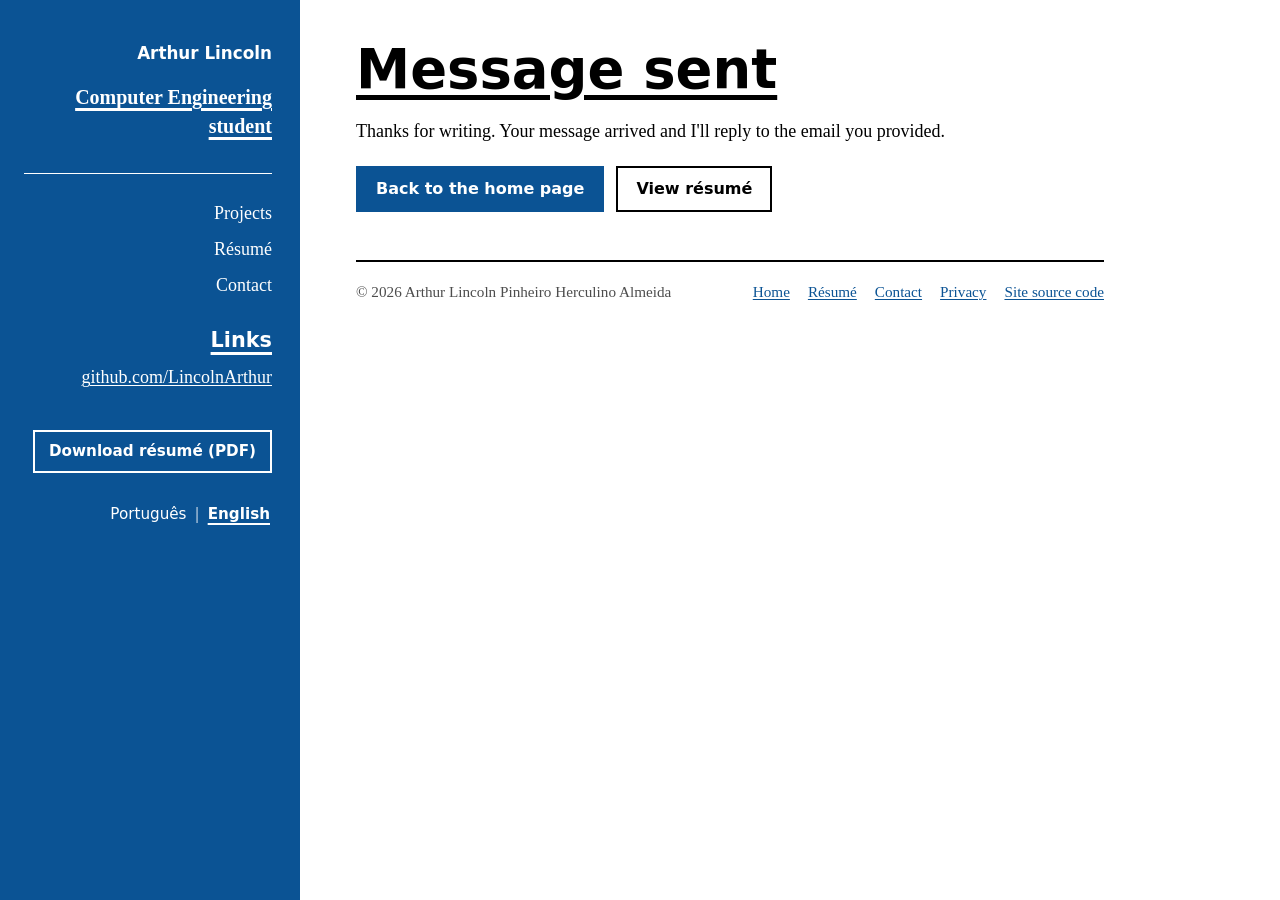
<file: obrigado/index.html>
<!doctype html>
<html lang="pt-BR">
<head>
  <meta charset="utf-8">
  <meta name="viewport" content="width=device-width, initial-scale=1">
  <title>Mensagem enviada | Arthur Lincoln</title>
  <meta name="description" content="Confirmação de que sua mensagem para Arthur Lincoln foi enviada.">
  <meta name="robots" content="noindex, follow">
  <meta name="author" content="Arthur Lincoln Pinheiro Herculino Almeida">
  <meta name="theme-color" content="#0B5394">
  <meta property="og:type" content="website">
  <meta property="og:site_name" content="Arthur Lincoln">
  <meta property="og:locale" content="pt_BR">
  <meta property="og:locale:alternate" content="en_US">
  <meta property="og:url" content="https://arthurlincoln.netlify.app/obrigado/">
  <meta property="og:title" content="Mensagem enviada | Arthur Lincoln">
  <meta property="og:description" content="Confirmação de que sua mensagem para Arthur Lincoln foi enviada.">
  <meta property="og:image" content="https://arthurlincoln.netlify.app/assets/og.png">
  <meta property="og:image:width" content="1200">
  <meta property="og:image:height" content="630">
  <meta property="og:image:alt" content="Arthur Lincoln, estudante de Engenharia de Computação na UNIVASF.">
  <meta name="twitter:card" content="summary_large_image">
  <meta name="twitter:title" content="Mensagem enviada | Arthur Lincoln">
  <meta name="twitter:description" content="Confirmação de que sua mensagem para Arthur Lincoln foi enviada.">
  <meta name="twitter:image" content="https://arthurlincoln.netlify.app/assets/og.png">
  <link rel="icon" href="/favicon.ico" sizes="32x32">
  <link rel="icon" href="/assets/favicon.svg" type="image/svg+xml">
  <link rel="apple-touch-icon" href="/assets/apple-touch-icon.png">
  <link rel="manifest" href="/site.webmanifest">
  <link rel="stylesheet" href="/assets/site.css">
  <!-- Quem usa inglês não vê o texto em português piscando antes da troca -->
  <style>.i18n-pending body{visibility:hidden}</style>
  <script>(function(){var l;try{l=localStorage.getItem("lang")}catch(e){}if(l!=="pt"&&l!=="en")l=(navigator.language||"pt").toLowerCase().indexOf("pt")===0?"pt":"en";if(l==="en"){var d=document.documentElement;d.className+=" i18n-pending";setTimeout(function(){d.classList.remove("i18n-pending")},2500)}})();</script>
  <!-- Estatísticas de visitas (GoatCounter): sem cookies e sem dados pessoais -->
  <script data-goatcounter="https://arthurlincoln.goatcounter.com/count" async src="https://gc.zgo.at/count.js"></script>
</head>
<body>
  <a class="skip" href="#conteudo" data-i18n="skip">Pular para o conteúdo</a>
  <div class="layout">
    <aside class="side">
      <div class="side-inner">
        <a class="side-name" href="/" aria-label="Arthur Lincoln, página inicial" data-i18n-attr="aria-label:logoLabel">Arthur Lincoln</a>
        <p class="side-role" data-i18n="sideRole">Estudante de Engenharia de Computação</p>
        <hr>
        <nav aria-label="Principal" data-i18n-attr="aria-label:navLabel">
          <ul class="nav">
            <li><a href="/#projetos" data-i18n="navProjects">Projetos</a></li>
            <li><a href="/curriculo/" data-i18n="navResume">Currículo</a></li>
            <li><a href="/#contato" data-i18n="navContact">Contato</a></li>
          </ul>
        </nav>
        <h2 class="side-h" data-i18n="sideLinks">Links</h2>
        <ul class="contacts" data-links="full"></ul>
        <a class="side-cta" href="/assets/cv/arthur-lincoln-curriculo.pdf" download data-i18n="sideCta" data-i18n-attr="href:pdfHref">Baixar currículo (PDF)</a>
        <div class="lang" role="group" aria-label="Idioma / Language"><button type="button" data-lang="pt" aria-pressed="true" lang="pt-BR">Português</button><span aria-hidden="true">|</span><button type="button" data-lang="en" aria-pressed="false" lang="en">English</button></div>
      </div>
    </aside>
    <div class="sheet">
      <main id="conteudo" class="prose">
        <p class="intro" id="quem" hidden></p>
        <h1 data-i18n="tTitle">Mensagem enviada</h1>
        <p data-i18n="tLead">Obrigado por escrever. Sua mensagem chegou e eu respondo no e-mail que você informou.</p>
        <div class="cta-row">
          <a class="btn btn-primary" href="/" data-i18n="tHome">Voltar ao início</a>
          <a class="btn" href="/curriculo/" data-i18n="tResume">Ver currículo</a>
        </div>
      </main>
      <footer class="site-footer" data-hide-sticky>
        <p>© <span class="year">2026</span> Arthur Lincoln Pinheiro Herculino Almeida</p>
        <nav aria-label="Rodapé" data-i18n-attr="aria-label:footLabel">
          <ul class="foot-nav">
            <li><a href="/" data-i18n="footHome">Início</a></li>
            <li><a href="/curriculo/" data-i18n="footResume">Currículo</a></li>
            <li><a href="/#contato" data-i18n="footContact">Contato</a></li>
            <li><a href="/privacidade/" data-i18n="footPrivacy">Privacidade</a></li>
            <li><a href="https://github.com/LincolnArthur/portfolio" data-i18n="footSource">Código do site</a></li>
          </ul>
        </nav>
      </footer>
    </div>
  </div>
  <script>window.PAGE_EN = {
    "logoLabel": "Arthur Lincoln, home page",
    "navLabel": "Main",
    "footLabel": "Footer",
    "pdfHref": "/assets/cv/arthur-lincoln-resume.pdf",
    "metaTitle": "Message sent | Arthur Lincoln",
    "metaDesc": "Confirmation that your message to Arthur Lincoln was sent.",
    "tTitle": "Message sent",
    "tLead": "Thanks for writing. Your message arrived and I'll reply to the email you provided.",
    "tHome": "Back to the home page",
    "tResume": "View résumé"
  };</script>
  <script src="/assets/site.js"></script>
  <script>
    (() => {
      let nome = ""; try { nome = sessionStorage.getItem("contato-nome") || ""; } catch (e) {}
      const el = document.getElementById("quem");
      function upd() { el.textContent = nome ? (SITE.lang === "en" ? `Thank you, ${nome}!` : `Obrigado, ${nome}!`) : ""; el.hidden = !nome; }
      upd(); document.addEventListener("langchange", upd);
    })();
  </script>
</body>
</html>
</file>
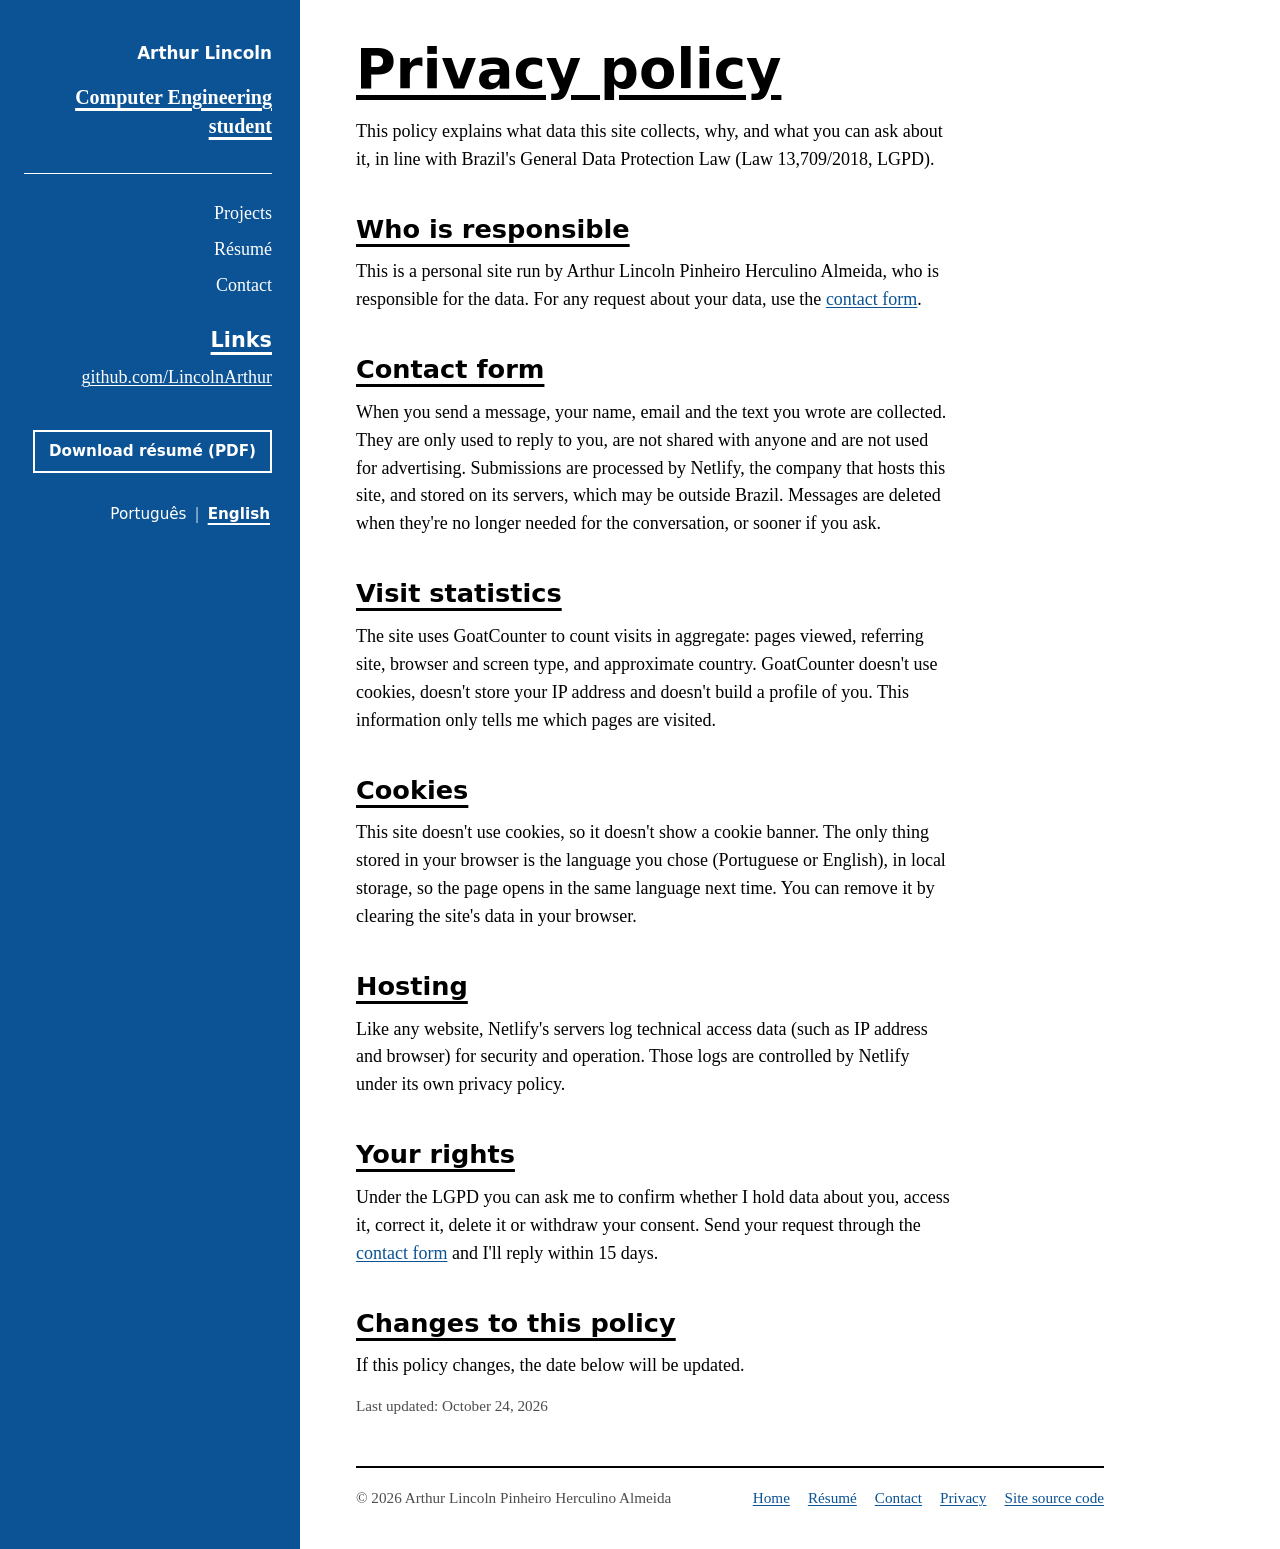
<file: privacidade/index.html>
<!doctype html>
<html lang="pt-BR">
<head>
  <meta charset="utf-8">
  <meta name="viewport" content="width=device-width, initial-scale=1">
  <title>Política de privacidade | Arthur Lincoln</title>
  <meta name="description" content="Como o site de Arthur Lincoln trata os dados do formulário de contato e as estatísticas de visitas. Sem cookies, de acordo com a LGPD.">
  <meta name="robots" content="index, follow">
  <link rel="canonical" href="https://arthurlincoln.netlify.app/privacidade/">
  <meta name="author" content="Arthur Lincoln Pinheiro Herculino Almeida">
  <meta name="theme-color" content="#0B5394">
  <meta property="og:type" content="website">
  <meta property="og:site_name" content="Arthur Lincoln">
  <meta property="og:locale" content="pt_BR">
  <meta property="og:locale:alternate" content="en_US">
  <meta property="og:url" content="https://arthurlincoln.netlify.app/privacidade/">
  <meta property="og:title" content="Política de privacidade | Arthur Lincoln">
  <meta property="og:description" content="Como o site de Arthur Lincoln trata os dados do formulário de contato e as estatísticas de visitas. Sem cookies, de acordo com a LGPD.">
  <meta property="og:image" content="https://arthurlincoln.netlify.app/assets/og.png">
  <meta property="og:image:width" content="1200">
  <meta property="og:image:height" content="630">
  <meta property="og:image:alt" content="Arthur Lincoln, estudante de Engenharia de Computação na UNIVASF.">
  <meta name="twitter:card" content="summary_large_image">
  <meta name="twitter:title" content="Política de privacidade | Arthur Lincoln">
  <meta name="twitter:description" content="Como o site de Arthur Lincoln trata os dados do formulário de contato e as estatísticas de visitas. Sem cookies, de acordo com a LGPD.">
  <meta name="twitter:image" content="https://arthurlincoln.netlify.app/assets/og.png">
  <link rel="icon" href="/favicon.ico" sizes="32x32">
  <link rel="icon" href="/assets/favicon.svg" type="image/svg+xml">
  <link rel="apple-touch-icon" href="/assets/apple-touch-icon.png">
  <link rel="manifest" href="/site.webmanifest">
  <link rel="stylesheet" href="/assets/site.css">
  <!-- Quem usa inglês não vê o texto em português piscando antes da troca -->
  <style>.i18n-pending body{visibility:hidden}</style>
  <script>(function(){var l;try{l=localStorage.getItem("lang")}catch(e){}if(l!=="pt"&&l!=="en")l=(navigator.language||"pt").toLowerCase().indexOf("pt")===0?"pt":"en";if(l==="en"){var d=document.documentElement;d.className+=" i18n-pending";setTimeout(function(){d.classList.remove("i18n-pending")},2500)}})();</script>
  <!-- Estatísticas de visitas (GoatCounter): sem cookies e sem dados pessoais -->
  <script data-goatcounter="https://arthurlincoln.goatcounter.com/count" async src="https://gc.zgo.at/count.js"></script>
</head>
<body>
  <a class="skip" href="#conteudo" data-i18n="skip">Pular para o conteúdo</a>
  <div class="layout">
    <aside class="side">
      <div class="side-inner">
        <a class="side-name" href="/" aria-label="Arthur Lincoln, página inicial" data-i18n-attr="aria-label:logoLabel">Arthur Lincoln</a>
        <p class="side-role" data-i18n="sideRole">Estudante de Engenharia de Computação</p>
        <hr>
        <nav aria-label="Principal" data-i18n-attr="aria-label:navLabel">
          <ul class="nav">
            <li><a href="/#projetos" data-i18n="navProjects">Projetos</a></li>
            <li><a href="/curriculo/" data-i18n="navResume">Currículo</a></li>
            <li><a href="/#contato" data-i18n="navContact">Contato</a></li>
          </ul>
        </nav>
        <h2 class="side-h" data-i18n="sideLinks">Links</h2>
        <ul class="contacts" data-links="full"></ul>
        <a class="side-cta" href="/assets/cv/arthur-lincoln-curriculo.pdf" download data-i18n="sideCta" data-i18n-attr="href:pdfHref">Baixar currículo (PDF)</a>
        <div class="lang" role="group" aria-label="Idioma / Language"><button type="button" data-lang="pt" aria-pressed="true" lang="pt-BR">Português</button><span aria-hidden="true">|</span><button type="button" data-lang="en" aria-pressed="false" lang="en">English</button></div>
      </div>
    </aside>
    <div class="sheet">
      <main id="conteudo" class="prose">
        <h1 data-i18n="privTitle">Política de privacidade</h1>
        <p data-i18n="pIntro">Esta política explica quais dados este site coleta, por que e o que você pode pedir sobre eles, de acordo com a Lei Geral de Proteção de Dados (Lei 13.709/2018, LGPD).</p>
        <h2 data-i18n="h1">Quem é o responsável</h2>
        <p data-i18n="pWho">O site é pessoal e mantido por Arthur Lincoln Pinheiro Herculino Almeida, que é o responsável pelos dados. Para qualquer pedido sobre seus dados, use o <a href="/#contato">formulário de contato</a>.</p>
        <h2 data-i18n="h2">Formulário de contato</h2>
        <p data-i18n="pForm">Quando você envia uma mensagem, são coletados o nome, o e-mail e o texto que você escreveu. Eles são usados só para responder a você e não são compartilhados com ninguém nem usados para propaganda. O envio é processado pelo Netlify, empresa que hospeda o site, e os dados ficam armazenados nos servidores dela, que podem estar fora do Brasil. As mensagens são apagadas quando não forem mais necessárias para a conversa, ou antes, se você pedir.</p>
        <h2 data-i18n="h3">Estatísticas de visitas</h2>
        <p data-i18n="pStats">O site usa o GoatCounter para contar visitas de forma agregada: páginas vistas, site de origem, tipo de navegador e de tela, e país aproximado. O GoatCounter não usa cookies, não guarda seu endereço IP e não cria um perfil seu. Essas informações servem só para eu saber quais páginas são acessadas.</p>
        <h2 data-i18n="h4">Cookies</h2>
        <p data-i18n="pCookies">Este site não usa cookies, por isso não exibe aviso de cookies. A única coisa guardada no seu navegador é o idioma que você escolheu (português ou inglês), no armazenamento local, para a página abrir no mesmo idioma da próxima vez. Você pode apagar isso limpando os dados do site no navegador.</p>
        <h2 data-i18n="h5">Hospedagem</h2>
        <p data-i18n="pHost">Como qualquer site, o servidor do Netlify registra dados técnicos de acesso (como endereço IP e navegador) para segurança e funcionamento. Esses registros são controlados pelo Netlify, conforme a política de privacidade da empresa.</p>
        <h2 data-i18n="h6">Seus direitos</h2>
        <p data-i18n="pRights">Pela LGPD, você pode pedir para confirmar se tenho dados seus, ter acesso a eles, corrigir, apagar ou revogar seu consentimento. Faça o pedido pelo <a href="/#contato">formulário de contato</a> e eu respondo em até 15 dias.</p>
        <h2 data-i18n="h7">Mudanças nesta política</h2>
        <p data-i18n="pChanges">Se esta política mudar, a data abaixo será atualizada.</p>
        <p class="updated" data-i18n="updated">Última atualização: 24 de outubro de 2026</p>
      </main>
      <footer class="site-footer" data-hide-sticky>
        <p>© <span class="year">2026</span> Arthur Lincoln Pinheiro Herculino Almeida</p>
        <nav aria-label="Rodapé" data-i18n-attr="aria-label:footLabel">
          <ul class="foot-nav">
            <li><a href="/" data-i18n="footHome">Início</a></li>
            <li><a href="/curriculo/" data-i18n="footResume">Currículo</a></li>
            <li><a href="/#contato" data-i18n="footContact">Contato</a></li>
            <li><a href="/privacidade/" data-i18n="footPrivacy">Privacidade</a></li>
            <li><a href="https://github.com/LincolnArthur/portfolio" data-i18n="footSource">Código do site</a></li>
          </ul>
        </nav>
      </footer>
    </div>
  </div>
  <script>window.PAGE_EN = {
    "logoLabel": "Arthur Lincoln, home page",
    "navLabel": "Main",
    "footLabel": "Footer",
    "pdfHref": "/assets/cv/arthur-lincoln-resume.pdf",
    "metaTitle": "Privacy policy | Arthur Lincoln",
    "metaDesc": "How Arthur Lincoln's site handles contact form data and visit statistics. No cookies, in line with Brazil's LGPD.",
    "privTitle": "Privacy policy",
    "updated": "Last updated: October 24, 2026",
    "pIntro": "This policy explains what data this site collects, why, and what you can ask about it, in line with Brazil's General Data Protection Law (Law 13,709/2018, LGPD).",
    "h1": "Who is responsible",
    "pWho": "This is a personal site run by Arthur Lincoln Pinheiro Herculino Almeida, who is responsible for the data. For any request about your data, use the <a href=\"/#contato\">contact form</a>.",
    "h2": "Contact form",
    "pForm": "When you send a message, your name, email and the text you wrote are collected. They are only used to reply to you, are not shared with anyone and are not used for advertising. Submissions are processed by Netlify, the company that hosts this site, and stored on its servers, which may be outside Brazil. Messages are deleted when they're no longer needed for the conversation, or sooner if you ask.",
    "h3": "Visit statistics",
    "pStats": "The site uses GoatCounter to count visits in aggregate: pages viewed, referring site, browser and screen type, and approximate country. GoatCounter doesn't use cookies, doesn't store your IP address and doesn't build a profile of you. This information only tells me which pages are visited.",
    "h4": "Cookies",
    "pCookies": "This site doesn't use cookies, so it doesn't show a cookie banner. The only thing stored in your browser is the language you chose (Portuguese or English), in local storage, so the page opens in the same language next time. You can remove it by clearing the site's data in your browser.",
    "h5": "Hosting",
    "pHost": "Like any website, Netlify's servers log technical access data (such as IP address and browser) for security and operation. Those logs are controlled by Netlify under its own privacy policy.",
    "h6": "Your rights",
    "pRights": "Under the LGPD you can ask me to confirm whether I hold data about you, access it, correct it, delete it or withdraw your consent. Send your request through the <a href=\"/#contato\">contact form</a> and I'll reply within 15 days.",
    "h7": "Changes to this policy",
    "pChanges": "If this policy changes, the date below will be updated."
  };</script>
  <script src="/assets/site.js"></script>
</body>
</html>
</file>
<file: assets/site.css>
/* ============================================================
   Arthur Lincoln — estilos do site
   A identidade segue o modelo do currículo: barra lateral azul,
   títulos em Verdana com sublinhado grosso e texto em Palatino.
   Fontes do próprio sistema: nada para baixar.
   ============================================================ */
:root {
  --blue: #0B5394;      /* a barra lateral do currículo */
  --blue-dark: #083D6E;
  --blue-light: #9FC5E8;
  --ink: #000000;
  --gray: #4D4D4D;
  --line: #000000;
  --paper: #FFFFFF;
  --soft: #F3F3F3;
  --yellow: #F1C232;
  --error: #B3261E;
  --ok: #1E7B34;
  --sans: Verdana, "DejaVu Sans", "Bitstream Vera Sans", Geneva, Tahoma, sans-serif;
  --serif: "Palatino Linotype", Palatino, "Book Antiqua", "TeX Gyre Pagella", "URW Palladio L", Georgia, serif;
  --mono: "Courier New", Courier, "Liberation Mono", monospace;
  color-scheme: light;
}

* { box-sizing: border-box; }
html { -webkit-text-size-adjust: 100%; }
body { margin: 0; background: var(--paper); color: var(--ink); font: 400 1.125rem/1.55 var(--serif); overflow-x: hidden; }
img, video { max-width: 100%; }
a { color: var(--blue); text-decoration-thickness: 1px; text-underline-offset: 2px; }
a:hover { text-decoration-thickness: 2px; }
:focus-visible { outline: 3px solid var(--yellow); outline-offset: 2px; }
.skip { position: absolute; left: -9999px; top: 0; background: var(--yellow); color: #000; padding: 8px 12px; z-index: 50; font-family: var(--sans); }
.skip:focus { left: 0; }
.sr-only { position: absolute; width: 1px; height: 1px; overflow: hidden; clip: rect(0 0 0 0); white-space: nowrap; }

/* ---------- estrutura: barra azul + folha */
.layout { display: grid; grid-template-columns: 300px minmax(0, 1fr); min-height: 100vh; }
.side {
  background: var(--blue); color: #fff; text-align: right;
  padding: 40px 28px 40px 24px;
}
.side-inner { position: sticky; top: 40px; }
.side a { color: #fff; }
.side-name { display: inline-block; font: 700 1.05rem/1.3 var(--sans); text-decoration: none; margin-bottom: 18px; }
.side-name:hover { text-decoration: underline; }
.side-role { font: 700 1.25rem/1.45 var(--serif); margin: 0; text-decoration: underline; text-decoration-thickness: 3px; text-underline-offset: 4px; }
.side hr { border: 0; border-top: 1px solid #fff; margin: 32px 0 26px; }
.side-h { font: 700 1.3rem/1.2 var(--sans); margin: 28px 0 12px; text-decoration: underline; text-decoration-thickness: 3px; text-underline-offset: 5px; }
.side ul { list-style: none; margin: 0; padding: 0; }
.side li { margin: 0 0 8px; }
.side .nav a { text-decoration: none; }
.side .nav a:hover, .side .nav a[aria-current="page"] { text-decoration: underline; }
.side-cta { display: inline-block; margin-top: 30px; border: 2px solid #fff; padding: 10px 14px; font: 700 .95rem/1.2 var(--sans); text-decoration: none; }
.side-cta:hover { background: #fff; color: var(--blue); }
.lang { margin-top: 30px; font: 400 .95rem/1 var(--sans); }
.lang button { background: none; border: 0; color: #fff; font: inherit; padding: 4px 2px; cursor: pointer; text-decoration: none; }
.lang button[aria-pressed="true"] { font-weight: 700; text-decoration: underline; text-decoration-thickness: 2px; text-underline-offset: 4px; }
.lang span { opacity: .7; margin: 0 6px; }

.sheet { padding: 40px 56px 0; max-width: 860px; }

/* ---------- cabeçalho da folha (como o topo do currículo) */
.doc-head { border-bottom: 2px solid var(--line); padding-bottom: 14px; margin-bottom: 28px; }
.name { font: 700 clamp(2.6rem, 7vw, 4.4rem)/1.05 var(--sans); letter-spacing: -.02em; margin: 0 0 10px;
        text-decoration: underline; text-decoration-thickness: .12em; text-underline-offset: .12em; }
.contact-line { display: flex; flex-wrap: wrap; gap: 4px 36px; margin: 0; padding: 0; list-style: none; }

/* ---------- seções */
h2 { font: 700 1.6rem/1.2 var(--sans); margin: 40px 0 14px; text-decoration: underline; text-decoration-thickness: 3px; text-underline-offset: 6px; }
.doc-head + section h2 { margin-top: 0; }
p { margin: 0 0 14px; max-width: 66ch; }
.intro { font-size: 1.2rem; }
.cta-row { display: flex; flex-wrap: wrap; gap: 12px; margin: 20px 0 8px; }
.btn { display: inline-flex; align-items: center; justify-content: center; min-height: 46px; padding: 10px 18px;
       font: 700 1rem/1.2 var(--sans); text-decoration: none; border: 2px solid var(--ink); color: var(--ink); background: var(--paper); cursor: pointer; }
.btn:hover { background: var(--ink); color: #fff; }
.btn-primary { background: var(--blue); border-color: var(--blue); color: #fff; }
.btn-primary:hover { background: var(--blue-dark); border-color: var(--blue-dark); }
.btn[disabled] { opacity: .6; cursor: progress; }

/* ---------- projetos (no formato do currículo) */
.entry { margin: 0 0 40px; }
.entry-date { font: 700 1rem/1.2 var(--sans); margin: 0 0 4px; }
.entry-title { font: 700 1.15rem/1.35 var(--sans); margin: 0 0 8px; }
.entry-title .where { font-weight: 700; font-size: .92em; }
.bullets { margin: 0 0 16px; padding-left: 1.4em; max-width: 66ch; }
.bullets li { margin: 0 0 6px; padding-left: .2em; }
.bullets strong { text-decoration: underline; }
.entry-links { display: flex; flex-wrap: wrap; gap: 6px 22px; margin: 0 0 16px; padding: 0; list-style: none; font-family: var(--sans); font-size: .95rem; font-weight: 700; }
figure { margin: 0 0 12px; }
figcaption { font-size: .95rem; color: var(--gray); margin-top: 8px; max-width: 66ch; }
.media { border: 2px solid var(--ink); display: block; width: 100%; height: auto; background: var(--soft); image-rendering: pixelated; aspect-ratio: 4 / 3; }

.board { display: grid; grid-template-columns: repeat(20, 1fr); gap: 1px; background: #8C8C8C; border: 2px solid var(--ink); aspect-ratio: 2 / 1; touch-action: manipulation; max-width: 640px; }
.cell { background: #fff; cursor: pointer; }
.cell.wall { background: #000; }
.cell.visited { background: var(--blue-light); }
.cell.head { background: var(--yellow); }
.cell.path { background: var(--blue); }
.cell.start, .cell.end { position: relative; cursor: default; }
.cell.start::after, .cell.end::after { position: absolute; inset: 0; display: grid; place-items: center; font: 700 clamp(.55rem, 1.3vw, .8rem)/1 var(--sans); color: #000; }
.cell.start::after { content: "A"; } .cell.end::after { content: "B"; }
.cell.path.start::after, .cell.path.end::after { color: #fff; }
@media (hover: hover) { .cell:not(.start):not(.end):hover { outline: 2px solid var(--yellow); outline-offset: -2px; } }
.maze-bar { display: flex; flex-wrap: wrap; align-items: center; gap: 8px 16px; margin-top: 10px; max-width: 640px; }
.status { font-size: 1rem; margin: 0; }
.btn-small { min-height: 0; padding: 6px 12px; font-size: .9rem; }

.transcript { margin: 0 0 12px; border: 2px solid var(--ink); background: var(--soft); padding: 16px 18px; font: 400 .95rem/1.5 var(--mono); overflow-x: auto; max-width: 640px; }
.transcript b { font-weight: 700; }

.other { margin: 0 0 8px; }
.other-label { font: 700 .95rem/1.2 var(--sans); margin: 0 0 2px; }
.other-title { font: 700 .95rem/1.4 var(--sans); }

/* ---------- formulário */
form { max-width: 560px; }
.field { margin: 0 0 18px; }
label { display: block; font: 700 1rem/1.3 var(--sans); margin: 0 0 6px; }
.req { font-weight: 400; color: var(--gray); font-size: .9rem; }
input[type=text], input[type=email], textarea {
  width: 100%; font: 400 1.05rem/1.4 var(--serif); color: var(--ink); background: #fff;
  border: 1.5px solid var(--ink); border-radius: 0; padding: 11px 12px; min-height: 48px;
}
textarea { min-height: 150px; resize: vertical; }
input::placeholder, textarea::placeholder { color: #767676; }
input:focus, textarea:focus { outline: 3px solid var(--yellow); outline-offset: 0; }
.field.invalid input, .field.invalid textarea { border: 2px solid var(--error); }
.field-error { display: none; color: var(--error); font-size: .95rem; margin: 6px 0 0; }
.field.invalid .field-error { display: block; }
.form-msg { display: none; padding: 12px 14px; margin: 0 0 18px; font: 700 1rem/1.4 var(--sans); max-width: 560px; }
.form-msg.error { display: block; color: var(--error); border: 2px solid var(--error); }
.form-msg.ok { display: block; color: var(--ok); border: 2px solid var(--ok); }
.consent { font-size: .95rem; color: var(--gray); }
.hp { position: absolute; left: -9999px; }

/* ---------- rodapé */
.site-footer { border-top: 2px solid var(--line); margin-top: 48px; padding: 18px 0 40px; font-size: .95rem; color: var(--gray); display: flex; flex-wrap: wrap; justify-content: space-between; gap: 10px 28px; }
.site-footer p { margin: 0; }
.foot-nav { display: flex; flex-wrap: wrap; gap: 4px 18px; list-style: none; margin: 0; padding: 0; }

/* ---------- páginas de texto */
.prose h1 { font: 700 clamp(2.2rem, 6vw, 3.4rem)/1.1 var(--sans); margin: 0 0 18px; text-decoration: underline; text-decoration-thickness: .1em; text-underline-offset: .12em; }
.updated { color: var(--gray); font-size: .95rem; }

/* ---------- CTA fixo no celular */
.sticky-cta { display: none; }

/* ---------- celular e tablet */
@media (max-width: 900px) {
  .layout { grid-template-columns: minmax(0, 1fr); }
  .side { text-align: left; padding: 18px 20px 16px; }
  .side-inner { position: static; display: flex; flex-wrap: wrap; align-items: baseline; gap: 6px 18px; }
  .side-name { margin: 0; font-size: 1rem; }
  .side-role, .side hr, .side-h, .side .contacts, .side-cta { display: none; }
  .side .nav { display: flex; flex-wrap: wrap; gap: 4px 18px; flex-basis: 100%; order: 3; }
  .side li { margin: 0; }
  .side .nav a { display: inline-block; padding: 6px 0; text-decoration: underline; }
  .lang { margin: 0 0 0 auto; }
  .sheet { padding: 28px 20px 0; }
  body { font-size: 1.0625rem; }
  .intro { font-size: 1.1rem; }

  .sticky-cta { display: flex; position: fixed; left: 0; right: 0; bottom: 0; z-index: 40; background: var(--blue);
                padding: 8px 12px calc(8px + env(safe-area-inset-bottom)); gap: 8px; border-top: 2px solid #000; }
  .sticky-cta a { flex: 1; text-align: center; color: #fff; font: 700 1rem/1.2 var(--sans); padding: 12px 8px; border: 2px solid #fff; text-decoration: none; }
  .sticky-cta a.solid { background: #fff; color: var(--blue); }
  .sticky-cta.hidden { display: none; }
  body.has-sticky { padding-bottom: 72px; }
}
@media (max-width: 420px) {
  .sheet { padding: 22px 16px 0; }
  .cta-row .btn { flex: 1 1 100%; }
  .transcript { font-size: .82rem; padding: 12px; }
  .board { gap: 0; }
}

/* ---------- impressão */
@media print {
  .side, .sticky-cta, .site-footer, .cta-row, .skip { display: none !important; }
  .layout { display: block; }
  .sheet { padding: 0; max-width: none; }
  a { color: #000; }
}

/* ============================================================
   Página do currículo: réplica do modelo em HTML
   ============================================================ */
.cv-page { background: #DADADA; }
.cv-toolbar { display: flex; flex-wrap: wrap; align-items: center; gap: 10px 14px; max-width: 920px; margin: 0 auto; padding: 16px 16px 14px; font-family: var(--sans); }
.cv-toolbar .back { font-weight: 700; margin-right: auto; color: #000; }
.cv-toolbar .lang { margin: 0; }
.cv-toolbar .lang button { color: #000; }
.cv-doc { display: grid; grid-template-columns: 31% minmax(0, 1fr); max-width: 920px; margin: 0 auto 40px; background: #fff; box-shadow: 0 1px 0 #bbb; min-height: 1100px; }
.cv-left { background: var(--blue); color: #fff; text-align: right; padding: 46px 22px 40px 18px; font-family: var(--serif); }
.cv-left a { color: #fff; }
.cv-role { font: 700 1.2rem/1.45 var(--serif); margin: 0; text-decoration: underline; text-decoration-thickness: 3px; text-underline-offset: 4px; }
.cv-left hr { border: 0; border-top: 1px solid #fff; margin: 38px 0 22px; }
.cv-left h2 { font: 700 1.45rem/1.2 var(--sans); margin: 24px 0 14px; text-decoration: underline; text-decoration-thickness: 3px; text-underline-offset: 5px; }
.cv-left .deg { font-weight: 700; margin: 0 0 6px; }
.cv-left p { margin: 0 0 4px; max-width: none; }
.cv-left ul { list-style: none; margin: 0; padding: 0; }
.cv-left li { margin: 0 0 14px; }
.cv-left .label { margin: 0; }
.cv-left .val { font-weight: 700; margin: 0 0 12px; }
.cv-right { padding: 30px 34px 40px 20px; }
.cv-name { font: 700 3.3rem/1.05 var(--sans); margin: 0 0 8px; text-decoration: underline; text-decoration-thickness: .13em; text-underline-offset: .1em; letter-spacing: -.02em; }
.cv-contacts { display: flex; flex-wrap: wrap; justify-content: space-between; gap: 4px 20px; list-style: none; margin: 0; padding: 0 0 10px; border-bottom: 2px solid #000; font-size: 1.05rem; }
.cv-contacts a { color: #000; }
.cv-right h2 { font: 700 1.45rem/1.2 var(--sans); margin: 22px 0 8px; text-decoration: underline; text-decoration-thickness: 3px; text-underline-offset: 6px; }
.cv-right p { text-align: justify; line-height: 1.3; margin: 0; max-width: none; }
.cv-date { font: 700 1rem/1.2 var(--sans); margin: 14px 0 3px !important; text-align: left !important; }
.cv-proj { font: 700 1.02rem/1.3 var(--sans); margin: 0 0 4px; }
.cv-proj span { font-size: .9em; }
.cv-right ul { margin: 0; padding-left: 2.2em; line-height: 1.25; }
.cv-right li { margin: 0 0 5px; }
.cv-right li strong { text-decoration: underline; }
.cv-other-label { font: 700 .95rem/1.2 var(--sans); margin: 10px 0 2px !important; text-align: left !important; }
.cv-other { margin: 0; text-align: left !important; }
.cv-other b { font: 700 .9rem/1.3 var(--sans); }

@media (max-width: 760px) {
  .cv-doc { grid-template-columns: minmax(0, 1fr); min-height: 0; }
  .cv-left { text-align: left; padding: 24px 20px; order: 2; }
  .cv-right { padding: 24px 20px; }
  .cv-name { font-size: 2.4rem; }
  .cv-left hr { margin: 22px 0 10px; }
}
@media print {
  .cv-page { background: #fff; }
  .cv-toolbar { display: none !important; }
  .cv-doc { box-shadow: none; max-width: none; margin: 0; }
}
</file>
